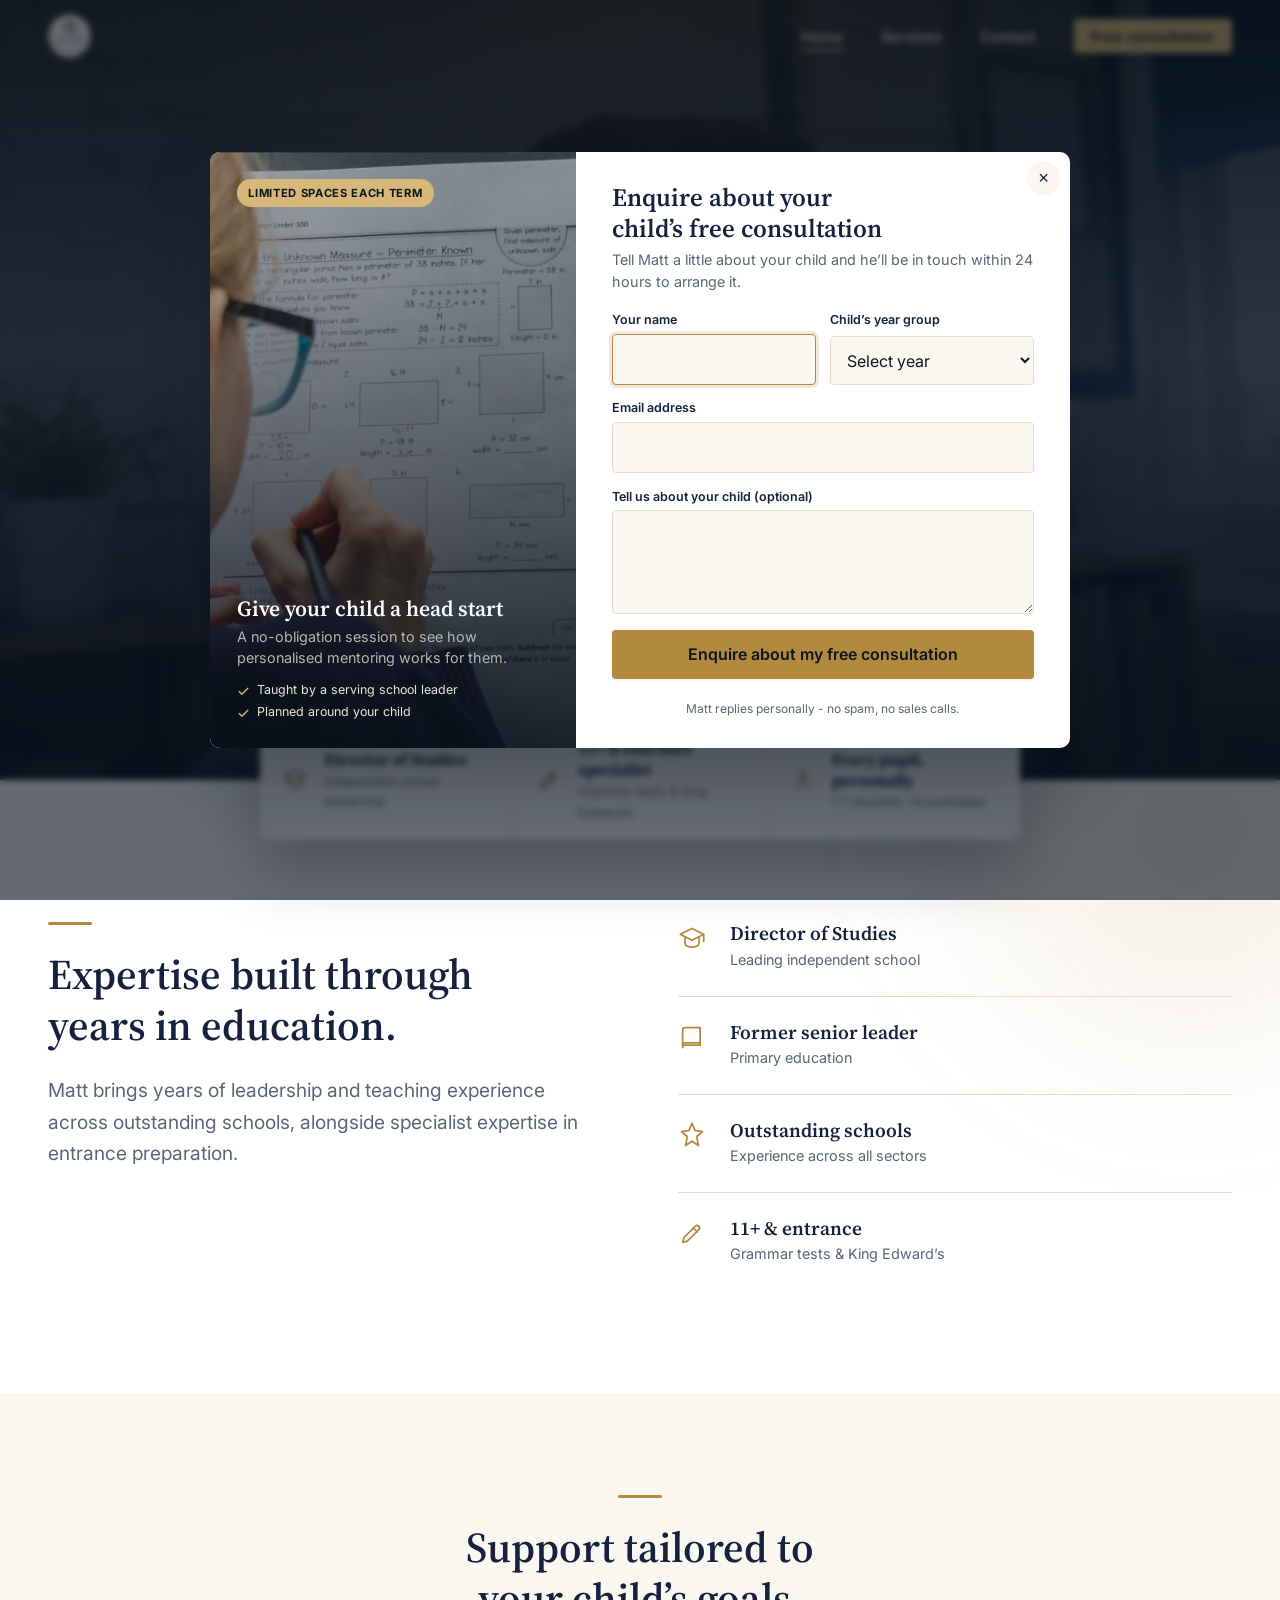
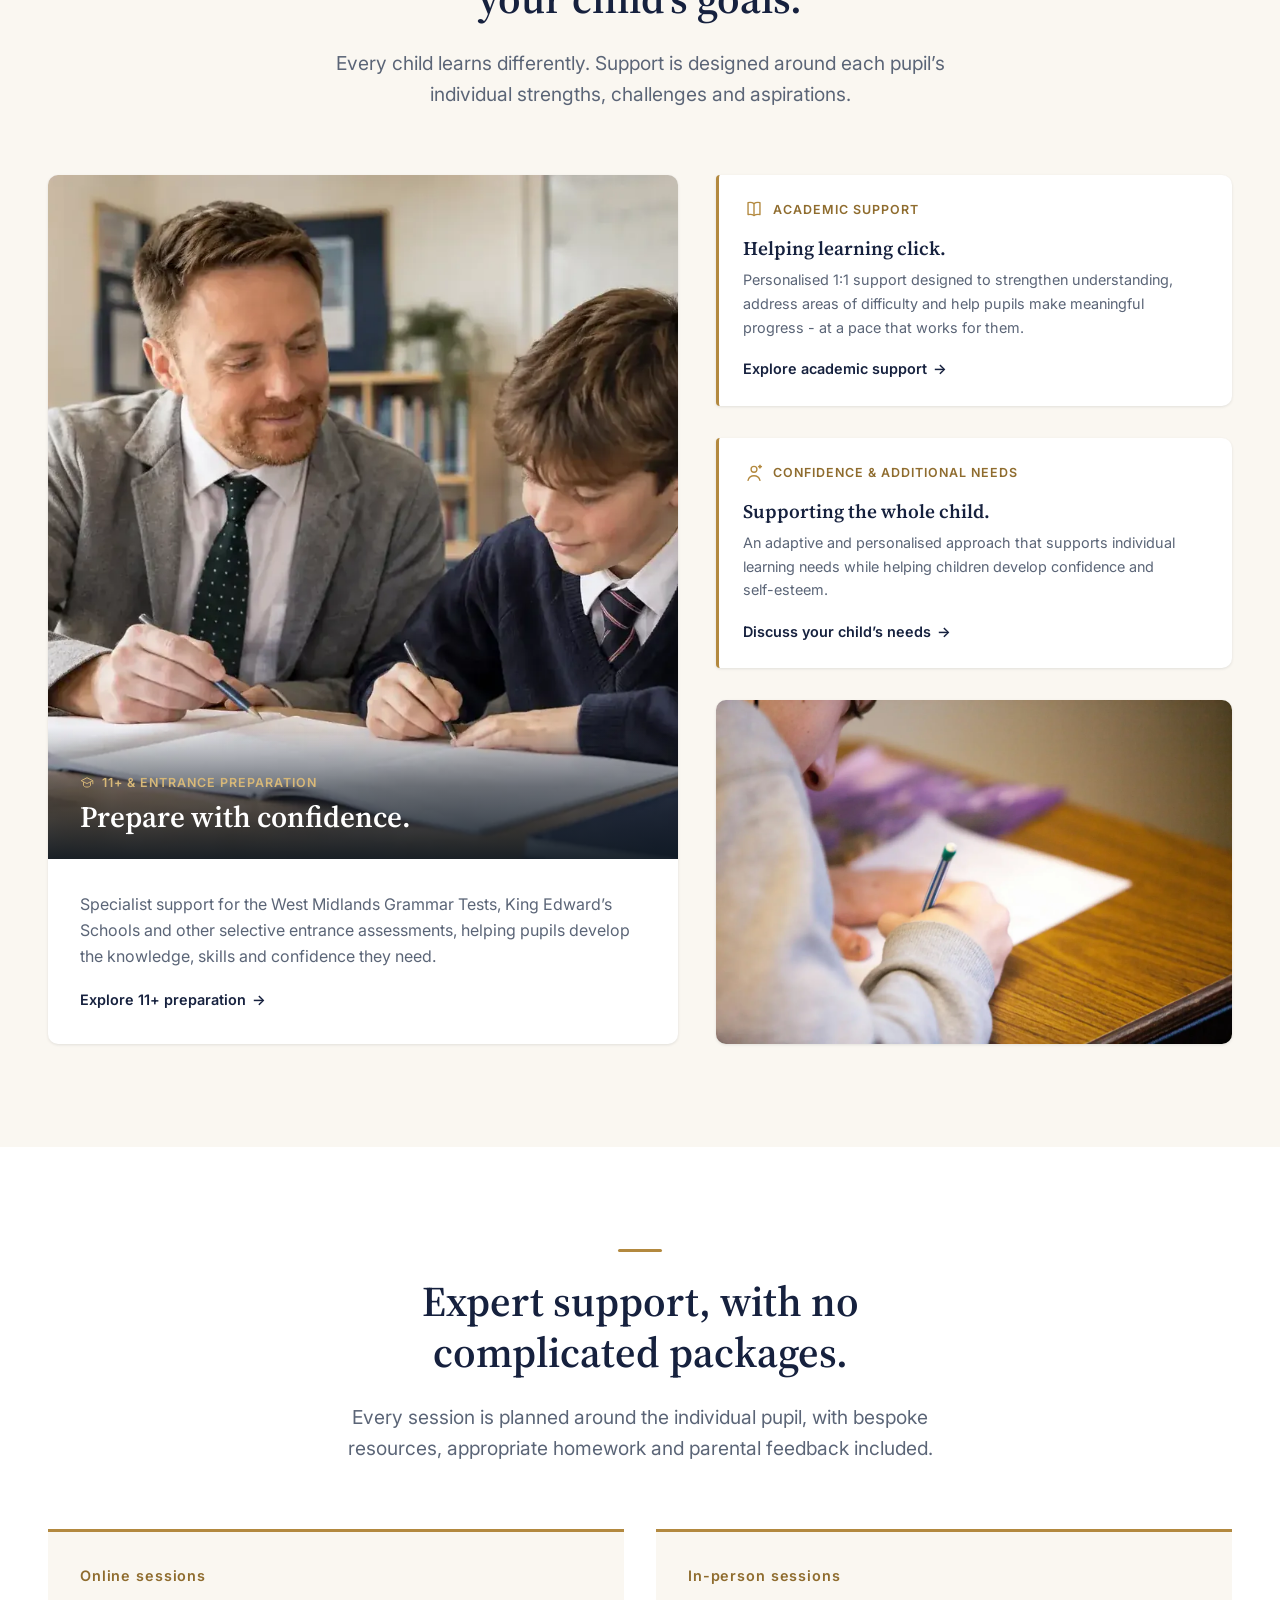
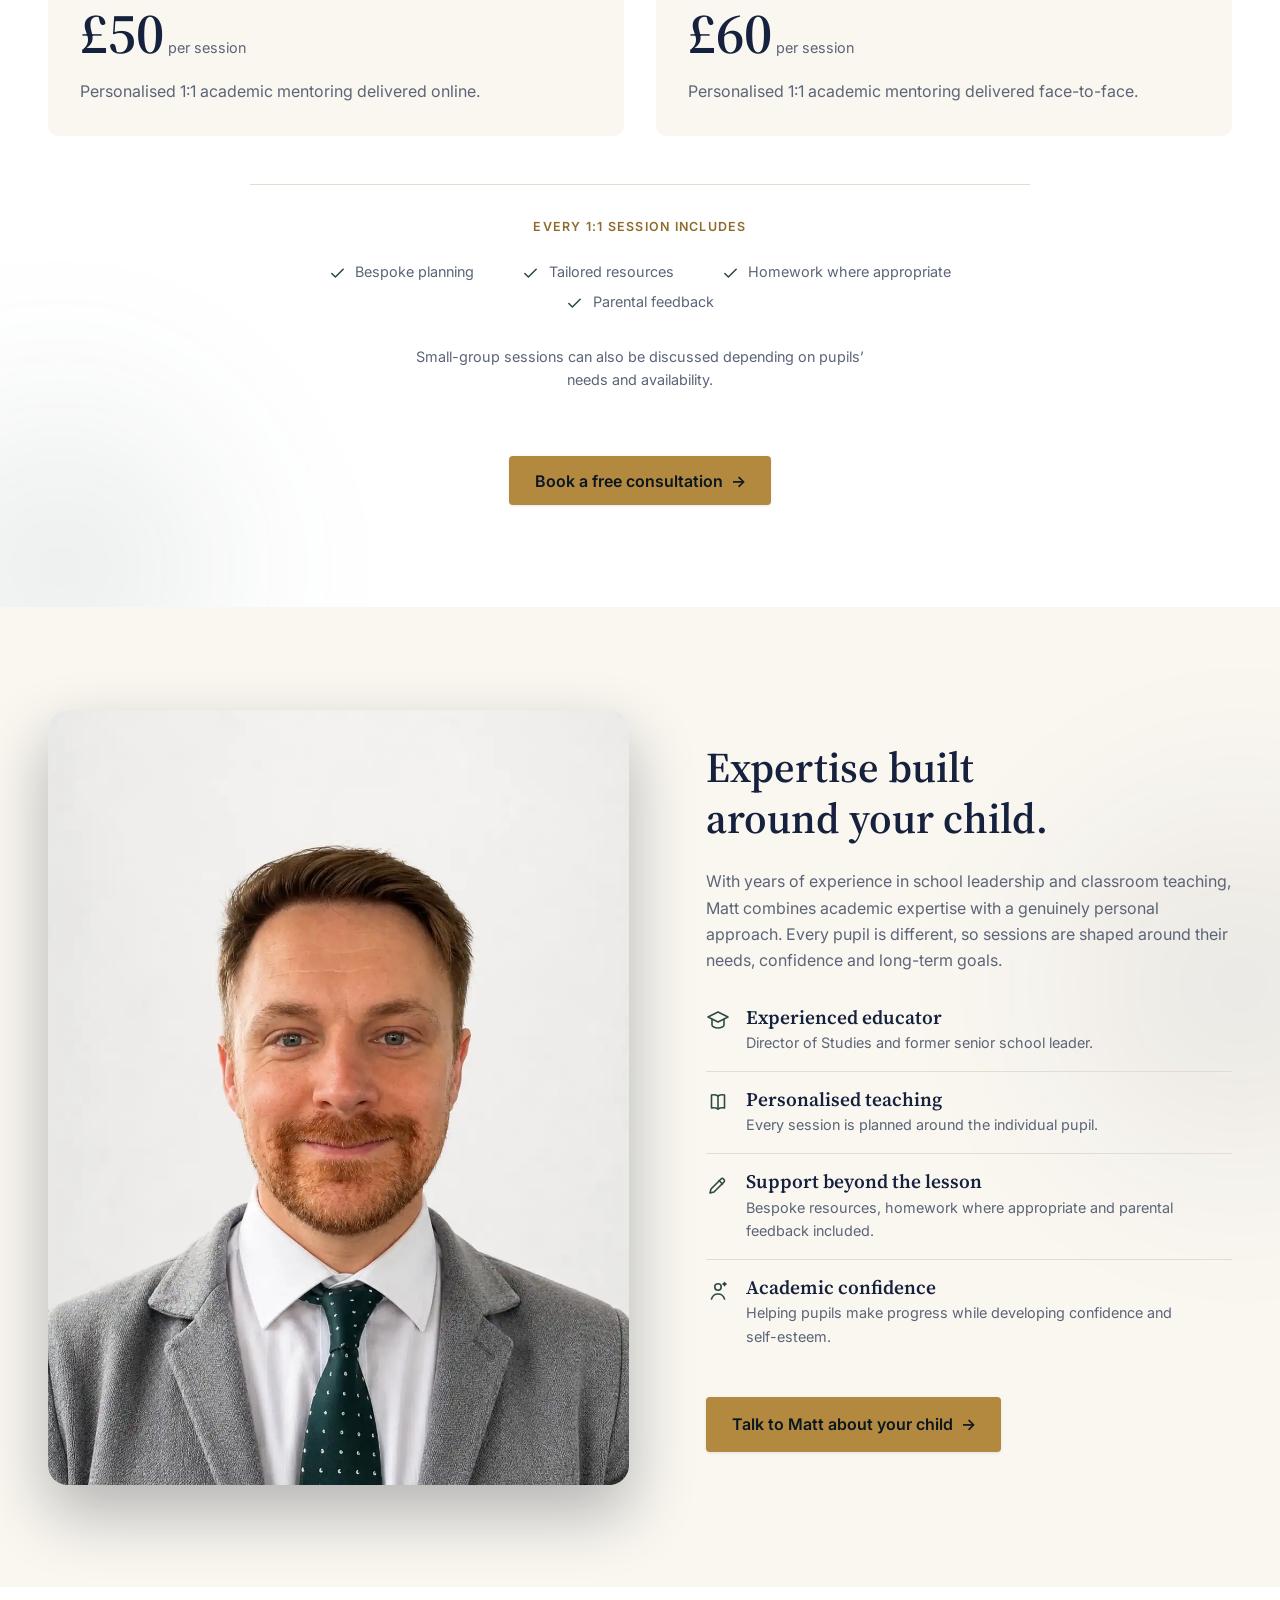
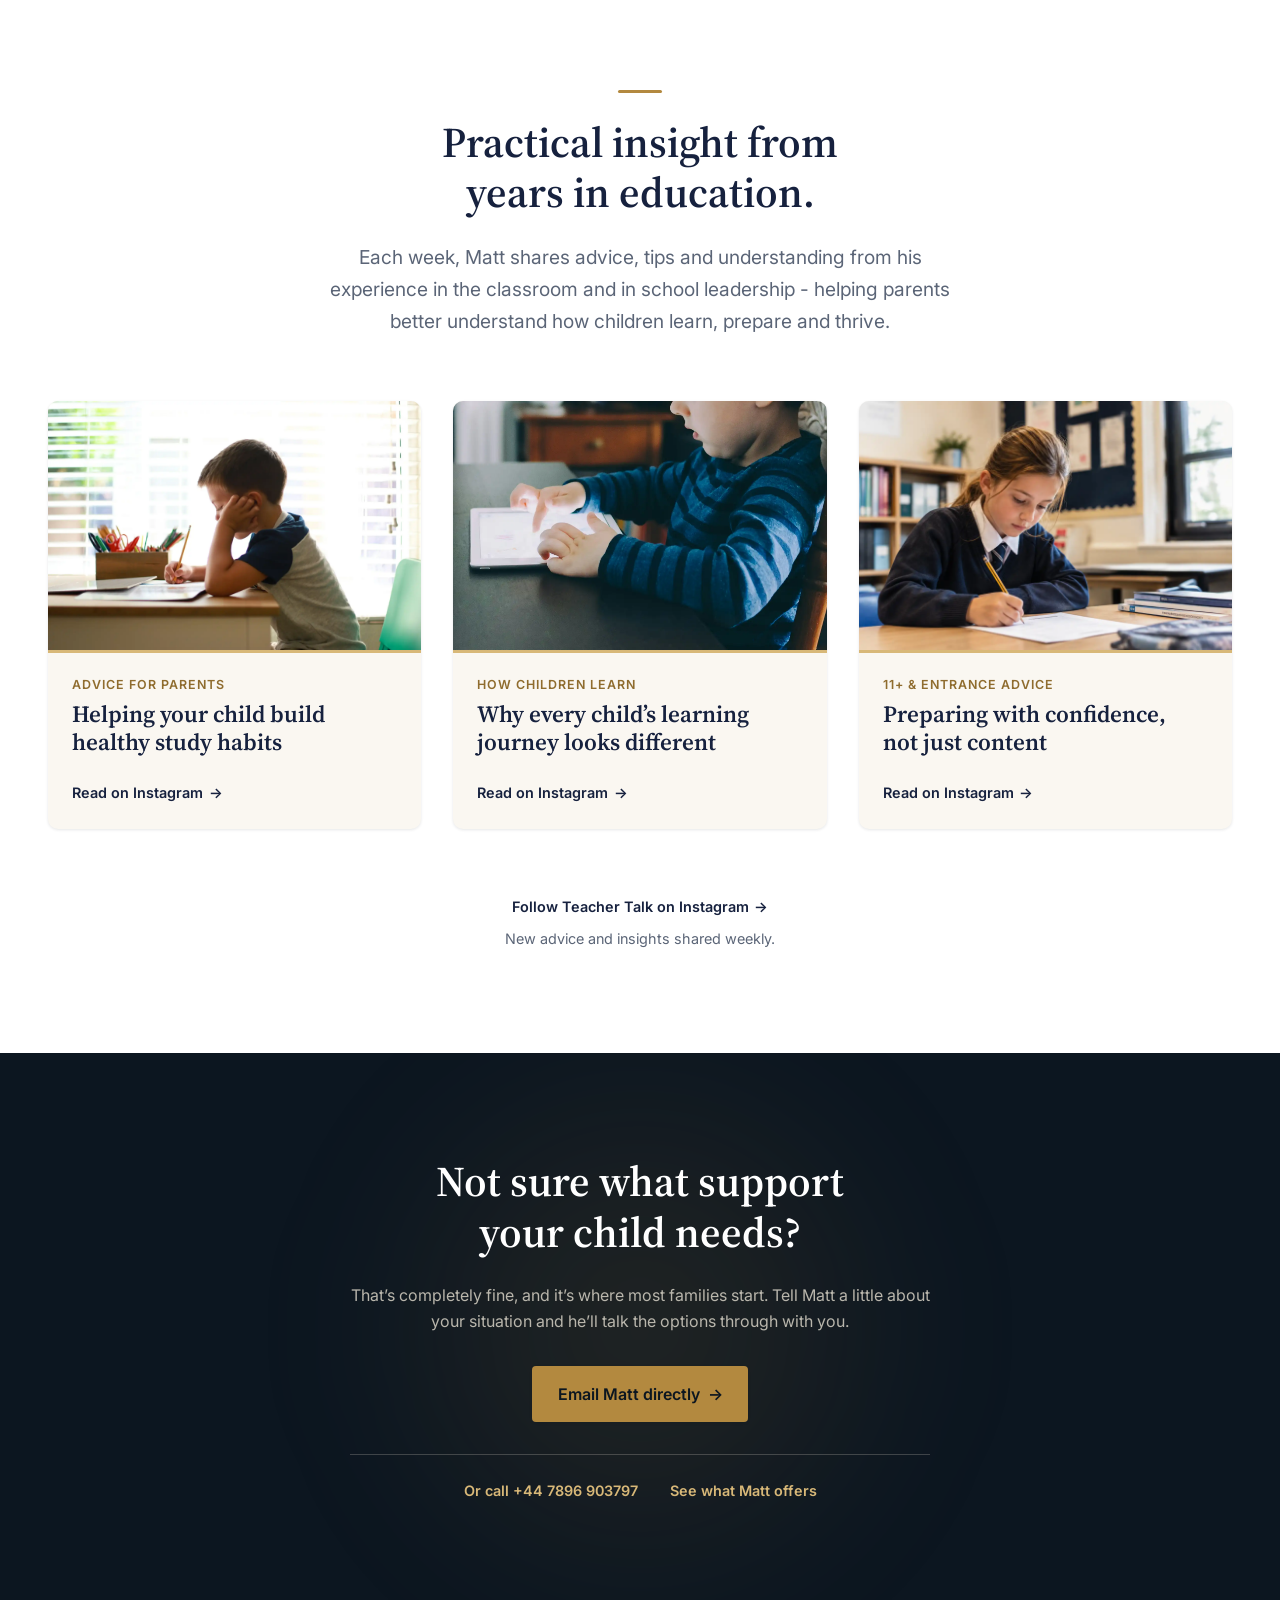
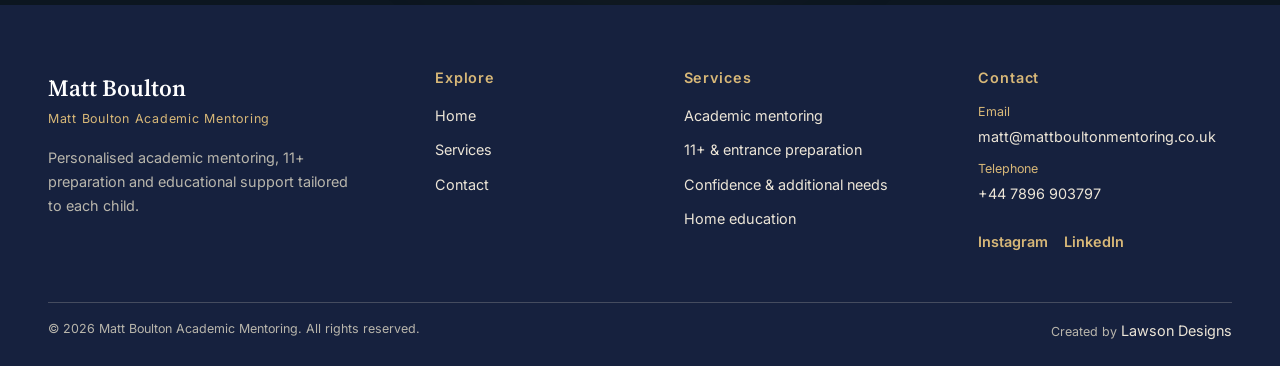
<file: index.html>
<!DOCTYPE html>
<html lang="en-GB">
<head>
  <meta charset="UTF-8">
  <meta name="viewport" content="width=device-width, initial-scale=1.0">
  <title>Matt Boulton Academic Mentoring | 1:1 tutoring and 11+ preparation</title>
  <meta name="description" content="Personalised 1:1 academic mentoring and 11+ preparation from Matt Boulton, an experienced school leader and teacher in the West Midlands.">
  <meta name="theme-color" content="#0c1620">
  <link rel="canonical" href="https://www.mattboultonmentoring.co.uk/">
  <meta property="og:type" content="website">
  <meta property="og:site_name" content="Matt Boulton Academic Mentoring">
  <meta property="og:title" content="Matt Boulton Academic Mentoring | 1:1 tutoring and 11+ preparation">
  <meta property="og:description" content="Personalised 1:1 academic mentoring and 11+ preparation from Matt Boulton in the West Midlands.">
  <meta property="og:url" content="https://www.mattboultonmentoring.co.uk/">
  <meta property="og:image" content="https://www.mattboultonmentoring.co.uk/assets/academic-mentoring-tutor-hero.webp">
  <meta name="twitter:card" content="summary_large_image">
  <meta name="twitter:title" content="Matt Boulton Academic Mentoring | 1:1 tutoring and 11+ preparation">
  <meta name="twitter:description" content="Personalised 1:1 academic mentoring and 11+ preparation from Matt Boulton in the West Midlands.">
  <meta name="twitter:image" content="https://www.mattboultonmentoring.co.uk/assets/academic-mentoring-tutor-hero.webp">
  <script type="application/ld+json">
  {
    "@context": "https://schema.org",
    "@type": "EducationalOrganization",
    "name": "Matt Boulton Academic Mentoring",
    "url": "https://www.mattboultonmentoring.co.uk/",
    "logo": "https://www.mattboultonmentoring.co.uk/assets/mr-b-academic-mentoring-logo.webp",
    "email": "matt@mattboultonmentoring.co.uk",
    "telephone": "+447896903797",
    "areaServed": "West Midlands",
    "sameAs": [
      "https://www.instagram.com/mrb_academic_mentoring/",
      "https://www.linkedin.com/in/matthew-boulton-7b339640"
    ]
  }
  </script>
  <link rel="icon" href="assets/mr-b-academic-mentoring-logo.webp" type="image/webp">
  <link rel="preload" as="image" href="assets/academic-mentoring-tutor-hero.webp" fetchpriority="high">
  <link rel="preconnect" href="https://fonts.googleapis.com">
  <link rel="preconnect" href="https://fonts.gstatic.com" crossorigin>
  <link rel="stylesheet" href="styles.css">
  <link rel="stylesheet" href="https://fonts.googleapis.com/css2?family=Inter:wght@400;500;600&family=Source+Serif+4:opsz,wght@8..60,400;8..60,600&display=swap" media="print" onload="this.media='all'">
  <noscript><link rel="stylesheet" href="https://fonts.googleapis.com/css2?family=Inter:wght@400;500;600&family=Source+Serif+4:opsz,wght@8..60,400;8..60,600&display=swap"></noscript>
</head>
<body>

<a href="#main-content" class="skip-link">Skip to content</a>

<header class="site-header" data-header>
  <div class="header-inner">
    <a href="index.html" class="logo-link">
      <img src="assets/mr-b-academic-mentoring-logo.webp" alt="Matt Boulton Academic Mentoring" class="site-logo" width="520" height="520">
    </a>

    <nav class="nav" id="primary-nav" aria-label="Main">
      <ul class="nav-list">
        <li><a href="index.html" class="nav-link" aria-current="page">Home</a></li>
        <li><a href="services.html" class="nav-link">Services</a></li>
        <li><a href="contact.html" class="nav-link">Contact</a></li>
        <li><button type="button" class="nav-cta" data-lead-open>Free consultation</button></li>
      </ul>
    </nav>

    <button type="button" class="nav-toggle" id="nav-toggle" aria-expanded="false" aria-controls="primary-nav" aria-label="Open menu">
      <span class="nav-toggle-bar"></span>
      <span class="nav-toggle-bar"></span>
      <span class="nav-toggle-bar"></span>
    </button>
  </div>
</header>

<main id="main-content">

  <!-- Hero -->
  <section class="hero" id="hero">
    <div class="container">
      <div class="hero-content">
        <span class="hero-kicker">Matt Boulton Academic Mentoring &middot; West Midlands &middot; Primary Education Specialist</span>
        <h1>Expert tutoring from an experienced school leader</h1>
        <p>Helping children build confidence, strengthen their academic skills and achieve their ambitions - from 11+ preparation to personalised 1:1 support.</p>
        <div class="hero-actions">
          <button type="button" class="btn" data-lead-open>Enquire about a free consultation <span class="btn-arrow" aria-hidden="true">&rarr;</span></button>
          <a href="#services" class="btn btn-ghost">See how it works</a>
        </div>
      </div>
    </div>

    <div class="hero-chip">
      <div class="hero-chip-item">
        <svg class="hero-chip-icon" viewBox="0 0 24 24" aria-hidden="true"><path d="M12 3 2 8l10 5 10-5-10-5Z"/><path d="M6 10.5V16c0 1.5 2.7 3 6 3s6-1.5 6-3v-5.5"/></svg>
        <div class="hero-chip-text"><strong>Director of Studies</strong><span>Independent school leadership</span></div>
      </div>
      <div class="hero-chip-item">
        <svg class="hero-chip-icon" viewBox="0 0 24 24" aria-hidden="true"><path d="M4 20l1-4L15 6a1.8 1.8 0 0 1 2.5 0l.5.5a1.8 1.8 0 0 1 0 2.5L8 19l-4 1Z"/><path d="M13 7.5 16.5 11"/></svg>
        <div class="hero-chip-text"><strong>11+ &amp; entrance specialist</strong><span>Grammar tests &amp; King Edward&rsquo;s</span></div>
      </div>
      <div class="hero-chip-item">
        <svg class="hero-chip-icon" viewBox="0 0 24 24" aria-hidden="true"><circle cx="12" cy="8" r="3.2"/><path d="M5.5 20c1-3.5 4-5 6.5-5s5.5 1.5 6.5 5"/></svg>
        <div class="hero-chip-text"><strong>Every pupil, personally</strong><span>1:1 sessions, no packages</span></div>
      </div>
    </div>
  </section>

  <!-- Credibility -->
  <section class="section white credibility" id="credibility">
    <span class="shape" aria-hidden="true"></span>
    <div class="container credibility-grid">
      <div class="section-head" data-reveal>
        <span class="rule" aria-hidden="true"></span>
        <h2>Expertise built through years in education.</h2>
        <p>Matt brings years of leadership and teaching experience across outstanding schools, alongside specialist expertise in entrance preparation.</p>
      </div>

      <div class="credentials" data-reveal style="--reveal-delay:0.12s">
        <div class="credential">
          <svg class="credential-icon" viewBox="0 0 24 24" aria-hidden="true"><path d="M12 3 2 8l10 5 10-5-10-5Z"/><path d="M6 10.5V16c0 1.5 2.7 3 6 3s6-1.5 6-3v-5.5"/><path d="M22 8v6"/></svg>
          <div>
            <h3 class="credential-title">Director of Studies</h3>
            <p class="credential-detail">Leading independent school</p>
          </div>
        </div>
        <div class="credential">
          <svg class="credential-icon" viewBox="0 0 24 24" aria-hidden="true"><path d="M4 19V6a2 2 0 0 1 2-2h13v15H6a2 2 0 0 0-2 2Z"/><path d="M19 17H6a2 2 0 0 0-2 2"/></svg>
          <div>
            <h3 class="credential-title">Former senior leader</h3>
            <p class="credential-detail">Primary education</p>
          </div>
        </div>
        <div class="credential">
          <svg class="credential-icon" viewBox="0 0 24 24" aria-hidden="true"><path d="m12 2 2.7 6.3L21 9l-5 4.5L17.5 21 12 17.3 6.5 21 8 13.5 3 9l6.3-.7Z"/></svg>
          <div>
            <h3 class="credential-title">Outstanding schools</h3>
            <p class="credential-detail">Experience across all sectors</p>
          </div>
        </div>
        <div class="credential">
          <svg class="credential-icon" viewBox="0 0 24 24" aria-hidden="true"><path d="M4 20l1-4L15 6a1.8 1.8 0 0 1 2.5 0l.5.5a1.8 1.8 0 0 1 0 2.5L8 19l-4 1Z"/><path d="M13 7.5 16.5 11"/></svg>
          <div>
            <h3 class="credential-title">11+ &amp; entrance</h3>
            <p class="credential-detail">Grammar tests &amp; King Edward&rsquo;s</p>
          </div>
        </div>
      </div>
    </div>
  </section>

  <!-- Support -->
  <section class="section cream help" id="services">
    <div class="container">
      <div class="section-head centered" data-reveal>
        <span class="rule" aria-hidden="true"></span>
        <h2>Support tailored to your child&rsquo;s goals.</h2>
        <p>Every child learns differently. Support is designed around each pupil&rsquo;s individual strengths, challenges and aspirations.</p>
      </div>

      <div class="help-grid">
        <article class="help-feature" data-reveal>
          <div class="help-feature-media">
            <img src="assets/tutor-and-pupil-studying-together.webp" alt="A pupil working through 11+ practice questions" loading="lazy">
            <div class="help-feature-overlay">
              <span class="tag">
                <svg class="tag-icon" width="14" height="14" viewBox="0 0 24 24" aria-hidden="true"><path d="M12 3 2 8l10 5 10-5-10-5Z"/><path d="M6 10.5V16c0 1.5 2.7 3 6 3s6-1.5 6-3v-5.5"/><path d="M22 8v6"/></svg>
                11+ &amp; entrance preparation
              </span>
              <h3>Prepare with confidence.</h3>
            </div>
          </div>
          <div class="help-feature-body">
            <p>Specialist support for the West Midlands Grammar Tests, King Edward&rsquo;s Schools and other selective entrance assessments, helping pupils develop the knowledge, skills and confidence they need.</p>
            <a href="services.html#entrance" class="help-link">Explore 11+ preparation <span class="link-arrow" aria-hidden="true">&rarr;</span></a>
          </div>
        </article>

        <div class="help-secondary" data-reveal style="--reveal-delay:0.1s">
          <article class="help-item">
            <div class="help-item-meta">
              <svg class="help-icon" viewBox="0 0 24 24" aria-hidden="true"><path d="M12 5c-1.8-1.2-4.2-1.5-6.5-1v13c2.3-.5 4.7-.2 6.5 1 1.8-1.2 4.2-1.5 6.5-1V4c-2.3-.5-4.7-.2-6.5 1Z"/><path d="M12 5v13"/></svg>
              <span class="tag">Academic support</span>
            </div>
            <h3>Helping learning click.</h3>
            <p>Personalised 1:1 support designed to strengthen understanding, address areas of difficulty and help pupils make meaningful progress - at a pace that works for them.</p>
            <a href="services.html#mentoring" class="help-link">Explore academic support <span class="link-arrow" aria-hidden="true">&rarr;</span></a>
          </article>

          <article class="help-item">
            <div class="help-item-meta">
              <svg class="help-icon" viewBox="0 0 24 24" aria-hidden="true"><circle cx="12" cy="8" r="3.2"/><path d="M5.5 20c1-3.5 4-5 6.5-5s5.5 1.5 6.5 5"/><path d="m18.5 3.5.5 1.1 1.1.4-1.1.5-.5 1.1-.4-1.1-1.1-.5 1.1-.4Z"/></svg>
              <span class="tag">Confidence &amp; additional needs</span>
            </div>
            <h3>Supporting the whole child.</h3>
            <p>An adaptive and personalised approach that supports individual learning needs while helping children develop confidence and self-esteem.</p>
            <a href="services.html#confidence" class="help-link">Discuss your child&rsquo;s needs <span class="link-arrow" aria-hidden="true">&rarr;</span></a>
          </article>

          <figure class="help-secondary-media">
            <img src="assets/one-to-one-tutoring-session-thumbnail.webp" alt="A focused, personalised mentoring session in progress" loading="lazy">
          </figure>
        </div>
      </div>
    </div>
  </section>

  <!-- Pricing -->
  <section class="section white pricing" id="pricing">
    <span class="shape" aria-hidden="true"></span>
    <div class="container">
      <div class="section-head centered" data-reveal>
        <span class="rule" aria-hidden="true"></span>
        <h2>Expert support, with no complicated packages.</h2>
        <p>Every session is planned around the individual pupil, with bespoke resources, appropriate homework and parental feedback included.</p>
      </div>

      <div class="pricing-panels" data-reveal>
        <div class="pricing-panel">
          <span class="pricing-label">Online sessions</span>
          <p class="pricing-price"><span class="pricing-amount">&pound;50</span><span class="pricing-unit">per session</span></p>
          <p class="pricing-desc">Personalised 1:1 academic mentoring delivered online.</p>
        </div>
        <div class="pricing-panel">
          <span class="pricing-label">In-person sessions</span>
          <p class="pricing-price"><span class="pricing-amount">&pound;60</span><span class="pricing-unit">per session</span></p>
          <p class="pricing-desc">Personalised 1:1 academic mentoring delivered face-to-face.</p>
        </div>
      </div>

      <div class="pricing-includes">
        <span class="checklist-label">Every 1:1 session includes</span>
        <ul class="checklist">
          <li><svg viewBox="0 0 24 24" aria-hidden="true"><polyline points="20 6 9 17 4 12"/></svg>Bespoke planning</li>
          <li><svg viewBox="0 0 24 24" aria-hidden="true"><polyline points="20 6 9 17 4 12"/></svg>Tailored resources</li>
          <li><svg viewBox="0 0 24 24" aria-hidden="true"><polyline points="20 6 9 17 4 12"/></svg>Homework where appropriate</li>
          <li><svg viewBox="0 0 24 24" aria-hidden="true"><polyline points="20 6 9 17 4 12"/></svg>Parental feedback</li>
        </ul>
      </div>

      <p class="pricing-note">Small-group sessions can also be discussed depending on pupils&rsquo; needs and availability.</p>

      <div class="section-cta">
        <button type="button" class="btn" data-lead-open>Book a free consultation <span class="btn-arrow" aria-hidden="true">&rarr;</span></button>
      </div>
    </div>
  </section>

  <!-- Why families choose Matt -->
  <section class="section cream trust" id="trust">
    <span class="shape" aria-hidden="true"></span>
    <div class="container split wide-content">
      <figure class="split-media trust-media" data-reveal>
        <img src="assets/matt-boulton-tutor-headshot.webp" alt="Matt working with a pupil in a teaching setting" loading="lazy">
      </figure>

      <div class="split-content" data-reveal style="--reveal-delay:0.1s">
        <h2>Expertise built around your child.</h2>
        <p>With years of experience in school leadership and classroom teaching, Matt combines academic expertise with a genuinely personal approach. Every pupil is different, so sessions are shaped around their needs, confidence and long-term goals.</p>

        <ul class="trust-points">
          <li class="trust-point">
            <svg class="trust-icon" viewBox="0 0 24 24" aria-hidden="true"><path d="M12 3 2 8l10 5 10-5-10-5Z"/><path d="M6 10.5V16c0 1.5 2.7 3 6 3s6-1.5 6-3v-5.5"/></svg>
            <div>
              <h3>Experienced educator</h3>
              <p>Director of Studies and former senior school leader.</p>
            </div>
          </li>
          <li class="trust-point">
            <svg class="trust-icon" viewBox="0 0 24 24" aria-hidden="true"><path d="M12 5c-1.8-1.2-4.2-1.5-6.5-1v13c2.3-.5 4.7-.2 6.5 1 1.8-1.2 4.2-1.5 6.5-1V4c-2.3-.5-4.7-.2-6.5 1Z"/><path d="M12 5v13"/></svg>
            <div>
              <h3>Personalised teaching</h3>
              <p>Every session is planned around the individual pupil.</p>
            </div>
          </li>
          <li class="trust-point">
            <svg class="trust-icon" viewBox="0 0 24 24" aria-hidden="true"><path d="M4 20l1-4L15 6a1.8 1.8 0 0 1 2.5 0l.5.5a1.8 1.8 0 0 1 0 2.5L8 19l-4 1Z"/><path d="M13 7.5 16.5 11"/></svg>
            <div>
              <h3>Support beyond the lesson</h3>
              <p>Bespoke resources, homework where appropriate and parental feedback included.</p>
            </div>
          </li>
          <li class="trust-point">
            <svg class="trust-icon" viewBox="0 0 24 24" aria-hidden="true"><circle cx="12" cy="8" r="3.2"/><path d="M5.5 20c1-3.5 4-5 6.5-5s5.5 1.5 6.5 5"/><path d="m18.5 3.5.5 1.1 1.1.4-1.1.5-.5 1.1-.4-1.1-1.1-.5 1.1-.4Z"/></svg>
            <div>
              <h3>Academic confidence</h3>
              <p>Helping pupils make progress while developing confidence and self-esteem.</p>
            </div>
          </li>
        </ul>

        <a href="contact.html" class="btn">Talk to Matt about your child <span class="btn-arrow" aria-hidden="true">&rarr;</span></a>
      </div>
    </div>
  </section>

  <!-- Teacher Talk -->
  <section class="section white" id="teacher-talk">
    <div class="container">
      <div class="section-head centered" data-reveal>
        <span class="rule" aria-hidden="true"></span>
        <h2>Practical insight from years in education.</h2>
        <p>Each week, Matt shares advice, tips and understanding from his experience in the classroom and in school leadership - helping parents better understand how children learn, prepare and thrive.</p>
      </div>

      <div class="card-grid" data-reveal style="--reveal-delay:0.1s">
        <article class="card">
          <div class="card-media">
            <img src="assets/healthy-study-habits-tips.webp" alt="A pupil building strong study habits" loading="lazy">
          </div>
          <div class="card-body">
            <span class="tag">Advice for parents</span>
            <h3>Helping your child build healthy study habits</h3>
            <a href="https://www.instagram.com/mrb_academic_mentoring/" class="help-link" target="_blank" rel="noopener noreferrer">Read on Instagram <span class="link-arrow" aria-hidden="true">&rarr;</span></a>
          </div>
        </article>

        <article class="card">
          <div class="card-media">
            <img src="assets/personalised-online-tutoring-ipad.webp" alt="A pupil engaged in personalised learning" loading="lazy">
          </div>
          <div class="card-body">
            <span class="tag">How children learn</span>
            <h3>Why every child&rsquo;s learning journey looks different</h3>
            <a href="https://www.instagram.com/mrb_academic_mentoring/" class="help-link" target="_blank" rel="noopener noreferrer">Read on Instagram <span class="link-arrow" aria-hidden="true">&rarr;</span></a>
          </div>
        </article>

        <article class="card">
          <div class="card-media">
            <img src="assets/11-plus-exam-preparation.webp" alt="A pupil working through 11+ practice questions" loading="lazy">
          </div>
          <div class="card-body">
            <span class="tag">11+ &amp; entrance advice</span>
            <h3>Preparing with confidence, not just content</h3>
            <a href="https://www.instagram.com/mrb_academic_mentoring/" class="help-link" target="_blank" rel="noopener noreferrer">Read on Instagram <span class="link-arrow" aria-hidden="true">&rarr;</span></a>
          </div>
        </article>
      </div>

      <div class="teacher-talk-cta">
        <a href="https://www.instagram.com/mrb_academic_mentoring/" class="help-link" target="_blank" rel="noopener noreferrer">Follow Teacher Talk on Instagram <span class="link-arrow" aria-hidden="true">&rarr;</span></a>
        <p class="teacher-talk-note">New advice and insights shared weekly.</p>
      </div>
    </div>
  </section>

  <!-- Enquiry -->
  <section class="section navy enquiry" id="contact">
    <span class="shape" aria-hidden="true"></span>
    <div class="container enquiry-inner">
      <span class="rule" aria-hidden="true"></span>
      <h2>Not sure what support your child needs?</h2>
      <p>That&rsquo;s completely fine, and it&rsquo;s where most families start. Tell Matt a little about your situation and he&rsquo;ll talk the options through with you.</p>
      <a href="mailto:matt@mattboultonmentoring.co.uk" class="btn">Email Matt directly <span class="btn-arrow" aria-hidden="true">&rarr;</span></a>
      <div class="enquiry-direct">
        <a href="tel:+447896903797">Or call +44 7896 903797</a>
        <a href="services.html">See what Matt offers</a>
      </div>
    </div>
  </section>

</main>

<footer class="footer">
  <div class="container footer-main">
    <div class="footer-brand">
      <a href="index.html" class="footer-brand-name">Matt Boulton</a>
      <span class="footer-brand-business">Matt Boulton Academic Mentoring</span>
      <p>Personalised academic mentoring, 11+ preparation and educational support tailored to each child.</p>
    </div>

    <nav class="footer-nav" aria-label="Explore">
      <h2 class="footer-heading">Explore</h2>
      <ul class="footer-links">
        <li><a href="index.html">Home</a></li>
        <li><a href="services.html">Services</a></li>
        <li><a href="contact.html">Contact</a></li>
      </ul>
    </nav>

    <nav class="footer-nav" aria-label="Services">
      <h2 class="footer-heading">Services</h2>
      <ul class="footer-links">
        <li><a href="services.html#mentoring">Academic mentoring</a></li>
        <li><a href="services.html#entrance">11+ &amp; entrance preparation</a></li>
        <li><a href="services.html#confidence">Confidence &amp; additional needs</a></li>
        <li><a href="services.html#home-education">Home education</a></li>
      </ul>
    </nav>

    <div class="footer-contact">
      <h2 class="footer-heading">Contact</h2>
      <address>
        <span>Email</span>
        <a href="mailto:matt@mattboultonmentoring.co.uk">matt@mattboultonmentoring.co.uk</a>
        <span>Telephone</span>
        <a href="tel:+447896903797">+44 7896 903797</a>
      </address>
      <div class="footer-social">
        <a href="https://www.instagram.com/mrb_academic_mentoring/" target="_blank" rel="noopener noreferrer">Instagram</a>
        <a href="https://www.linkedin.com/in/matthew-boulton-7b339640?utm_source=share_via&amp;utm_content=profile&amp;utm_medium=member_ios" target="_blank" rel="noopener noreferrer">LinkedIn</a>
      </div>
    </div>
  </div>

  <div class="container footer-bottom">
    <p>&copy; 2026 Matt Boulton Academic Mentoring. All rights reserved.</p>
    <p>Created by <a href="https://lawsondesigns.net/" target="_blank" rel="noopener noreferrer">Lawson Designs</a></p>
  </div>
</footer>

<!-- Lead-capture popup -->
<div class="lead-overlay" id="lead-overlay" role="dialog" aria-modal="true" aria-labelledby="lead-heading">
  <div class="lead-modal">
    <button type="button" class="lead-close" id="lead-close" aria-label="Close">&times;</button>

    <div class="lead-visual">
      <span class="lead-badge">Limited spaces each term</span>
      <h3>Give your child a head start</h3>
      <p>A no-obligation session to see how personalised mentoring works for them.</p>
      <ul class="lead-points">
        <li><svg viewBox="0 0 24 24" aria-hidden="true"><polyline points="20 6 9 17 4 12"/></svg>Taught by a serving school leader</li>
        <li><svg viewBox="0 0 24 24" aria-hidden="true"><polyline points="20 6 9 17 4 12"/></svg>Planned around your child</li>
      </ul>
    </div>

    <div class="lead-panel" id="lead-panel">
      <h2 id="lead-heading">Enquire about your child&rsquo;s free consultation</h2>
      <p>Tell Matt a little about your child and he&rsquo;ll be in touch within 24 hours to arrange it.</p>

      <form class="lead-form" id="lead-form" novalidate>
        <div class="lead-row">
          <div class="lead-field">
            <label for="lead-name">Your name</label>
            <input type="text" id="lead-name" name="name" autocomplete="name" required>
          </div>
          <div class="lead-field">
            <label for="lead-year">Child&rsquo;s year group</label>
            <select id="lead-year" name="year_group" required>
              <option value="" disabled selected>Select year</option>
              <option>Reception</option>
              <option>Year 1</option>
              <option>Year 2</option>
              <option>Year 3</option>
              <option>Year 4</option>
              <option>Year 5</option>
              <option>Year 6</option>
              <option>Key Stage 3</option>
              <option>Other</option>
            </select>
          </div>
        </div>

        <div class="lead-field">
          <label for="lead-email">Email address</label>
          <input type="email" id="lead-email" name="email" autocomplete="email" required>
        </div>

        <div class="lead-field">
          <label for="lead-child-details">Tell us about your child (optional)</label>
          <textarea id="lead-child-details" name="child_details" rows="3"></textarea>
        </div>

        <button type="submit" class="btn lead-submit">Enquire about my free consultation</button>
        <p class="lead-microcopy">Matt replies personally - no spam, no sales calls.</p>
      </form>

      <div class="lead-success" id="lead-success" role="status">
        <div class="lead-success-icon">
          <svg viewBox="0 0 24 24" aria-hidden="true"><polyline points="20 6 9 17 4 12"/></svg>
        </div>
        <h3>Thank you - that&rsquo;s sent.</h3>
        <p>Matt will email you within 24 hours to arrange your child&rsquo;s free consultation.</p>
      </div>
    </div>
  </div>
</div>

<button type="button" class="lead-tab" id="lead-tab">Enquire about a free consultation</button>

<script src="script.js"></script>
</body>
</html>
</file>
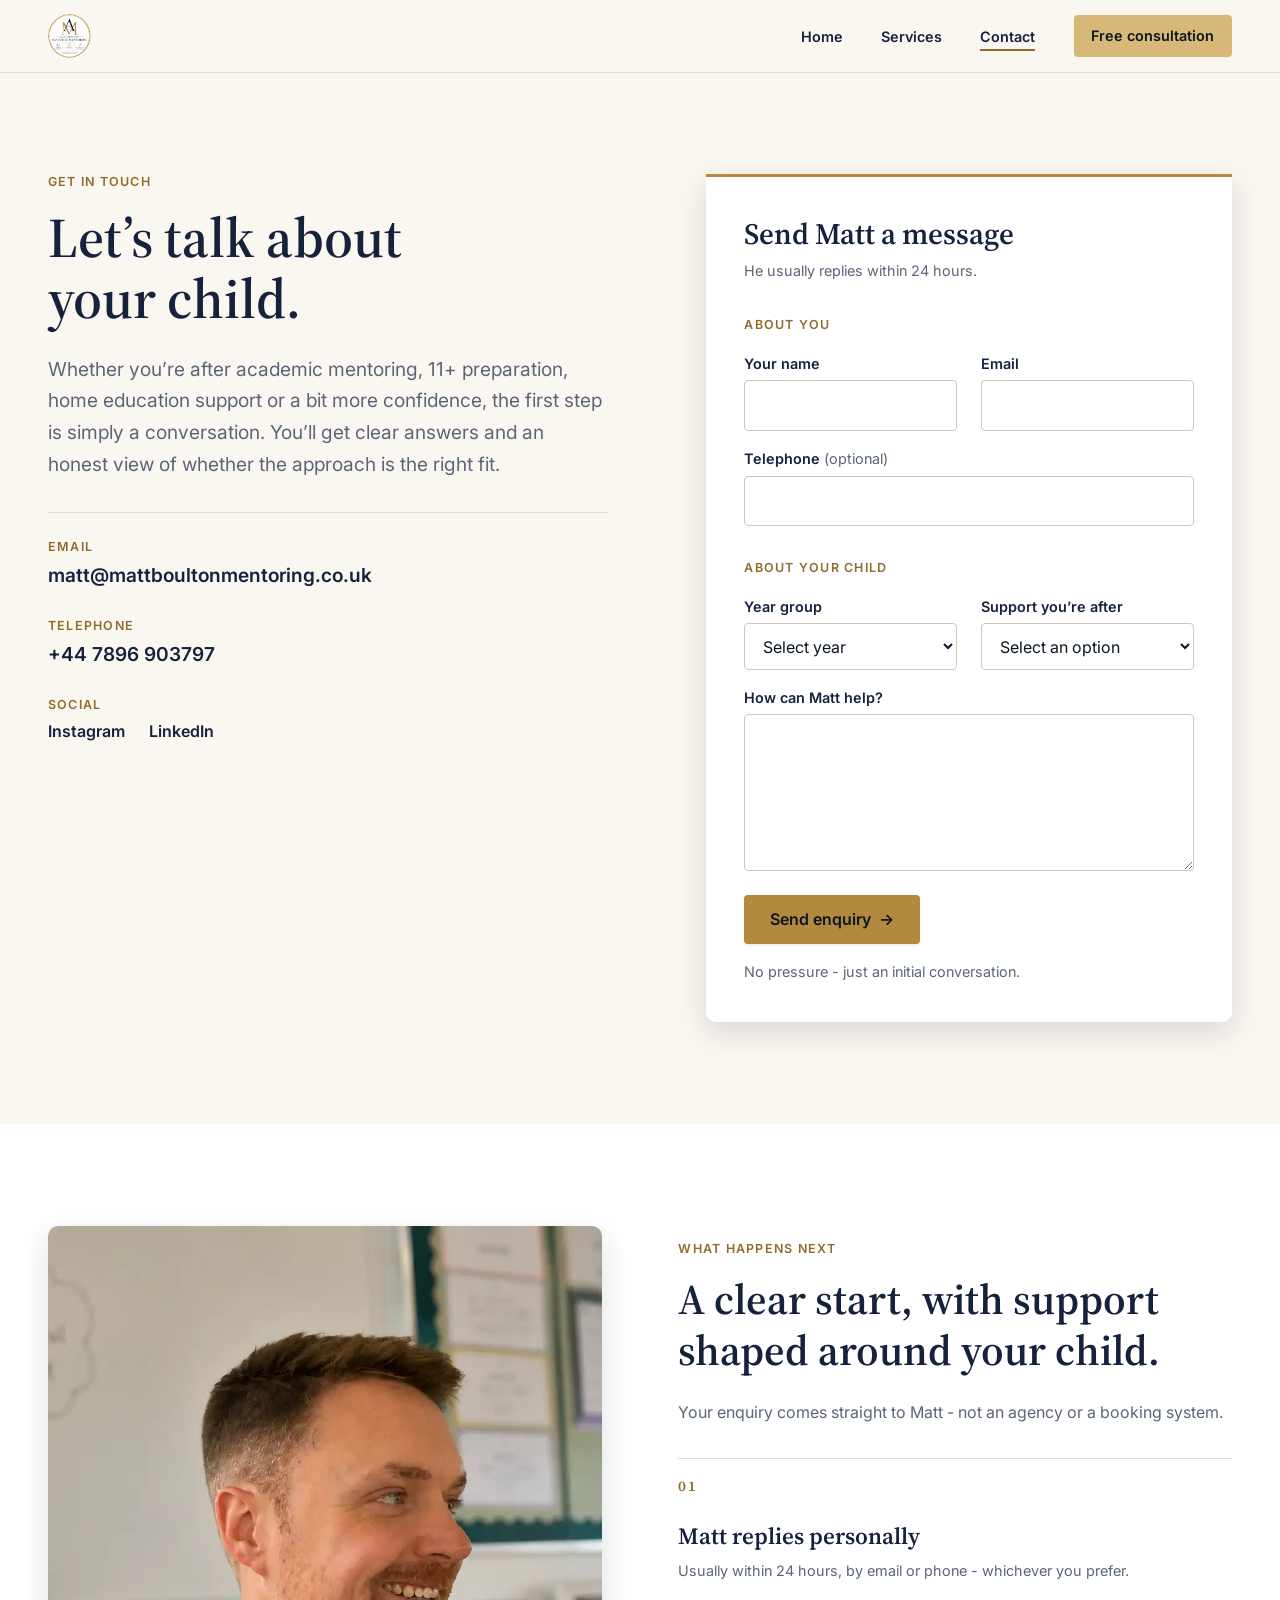
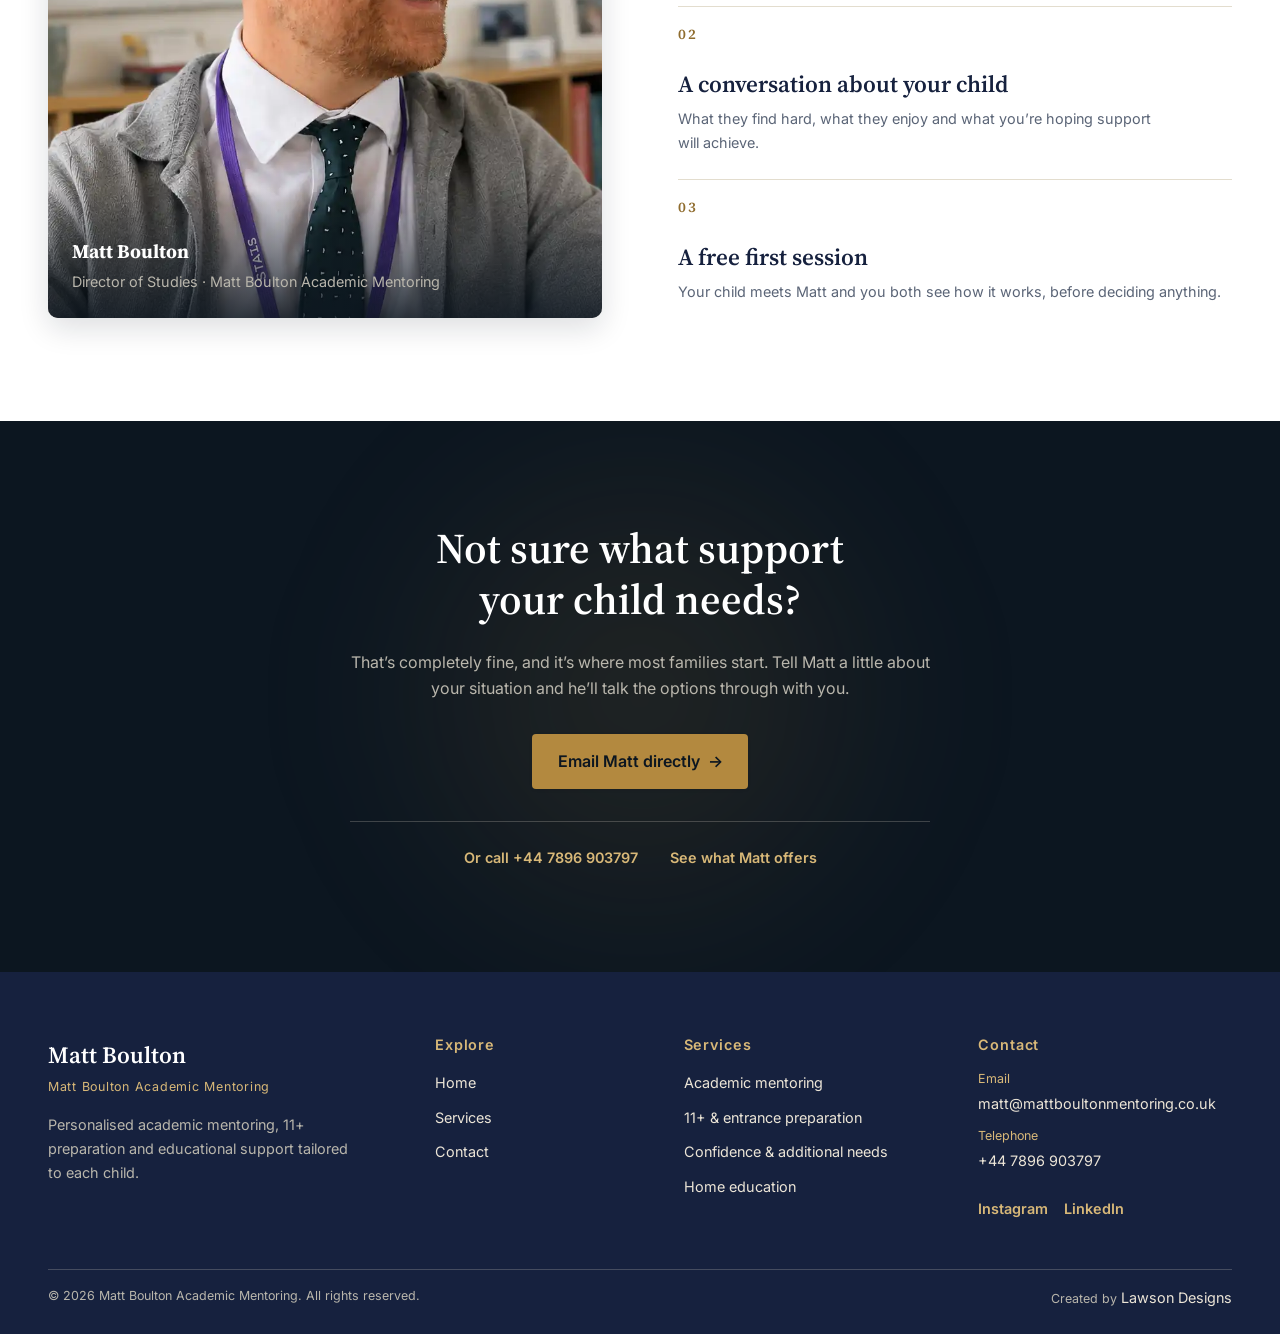
<file: contact.html>
<!DOCTYPE html>
<html lang="en-GB">
<head>
  <meta charset="UTF-8">
  <meta name="viewport" content="width=device-width, initial-scale=1.0">
  <title>Contact | Matt Boulton Academic Mentoring</title>
  <meta name="description" content="Get in touch with Matt Boulton to discuss academic mentoring, 11+ preparation, home education or additional learning support.">
  <meta name="theme-color" content="#0c1620">
  <link rel="canonical" href="https://www.mattboultonmentoring.co.uk/contact.html">
  <meta property="og:type" content="website">
  <meta property="og:site_name" content="Matt Boulton Academic Mentoring">
  <meta property="og:title" content="Contact | Matt Boulton Academic Mentoring">
  <meta property="og:description" content="Get in touch with Matt Boulton to discuss personalised academic mentoring and 11+ preparation.">
  <meta property="og:url" content="https://www.mattboultonmentoring.co.uk/contact.html">
  <meta property="og:image" content="https://www.mattboultonmentoring.co.uk/assets/academic-mentoring-tutor-hero.webp">
  <meta name="twitter:card" content="summary_large_image">
  <meta name="twitter:title" content="Contact | Matt Boulton Academic Mentoring">
  <meta name="twitter:description" content="Get in touch with Matt Boulton to discuss personalised academic mentoring and 11+ preparation.">
  <meta name="twitter:image" content="https://www.mattboultonmentoring.co.uk/assets/academic-mentoring-tutor-hero.webp">
  <link rel="icon" href="assets/mr-b-academic-mentoring-logo.webp" type="image/webp">
  <link rel="preconnect" href="https://fonts.googleapis.com">
  <link rel="preconnect" href="https://fonts.gstatic.com" crossorigin>
  <link rel="stylesheet" href="styles.css">
  <link rel="stylesheet" href="https://fonts.googleapis.com/css2?family=Inter:wght@400;500;600&family=Source+Serif+4:opsz,wght@8..60,400;8..60,600&display=swap" media="print" onload="this.media='all'">
  <noscript><link rel="stylesheet" href="https://fonts.googleapis.com/css2?family=Inter:wght@400;500;600&family=Source+Serif+4:opsz,wght@8..60,400;8..60,600&display=swap"></noscript>
</head>
<body class="light-header">

<a href="#main-content" class="skip-link">Skip to content</a>

<header class="site-header" data-header>
  <div class="header-inner">
    <a href="index.html" class="logo-link">
      <img src="assets/mr-b-academic-mentoring-logo.webp" alt="Matt Boulton Academic Mentoring" class="site-logo" width="520" height="520">
    </a>

    <nav class="nav" id="primary-nav" aria-label="Main">
      <ul class="nav-list">
        <li><a href="index.html" class="nav-link">Home</a></li>
        <li><a href="services.html" class="nav-link">Services</a></li>
        <li><a href="contact.html" class="nav-link" aria-current="page">Contact</a></li>
        <li><a href="#enquiry-form" class="nav-cta">Free consultation</a></li>
      </ul>
    </nav>

    <button type="button" class="nav-toggle" id="nav-toggle" aria-expanded="false" aria-controls="primary-nav" aria-label="Open menu">
      <span class="nav-toggle-bar"></span>
      <span class="nav-toggle-bar"></span>
      <span class="nav-toggle-bar"></span>
    </button>
  </div>
</header>

<main id="main-content">

  <!-- Hero + form -->
  <section class="section cream contact-hero" id="hero">
    <div class="container split media-right wide-content">
      <div class="split-content">
        <span class="kicker">Get in touch</span>
        <h1>Let&rsquo;s talk about your child.</h1>
        <p>Whether you&rsquo;re after academic mentoring, 11+ preparation, home education support or a bit more confidence, the first step is simply a conversation. You&rsquo;ll get clear answers and an honest view of whether the approach is the right fit.</p>

        <dl class="contact-direct">
          <div>
            <dt>Email</dt>
            <dd><a href="mailto:matt@mattboultonmentoring.co.uk">matt@mattboultonmentoring.co.uk</a></dd>
          </div>
          <div>
            <dt>Telephone</dt>
            <dd><a href="tel:+447896903797">+44 7896 903797</a></dd>
          </div>
          <div>
            <dt>Social</dt>
            <dd class="contact-social">
              <a href="https://www.instagram.com/mrb_academic_mentoring/" target="_blank" rel="noopener noreferrer">Instagram</a>
              <a href="https://www.linkedin.com/in/matthew-boulton-7b339640?utm_source=share_via&amp;utm_content=profile&amp;utm_medium=member_ios" target="_blank" rel="noopener noreferrer">LinkedIn</a>
            </dd>
          </div>
        </dl>
      </div>

      <div class="form-card" id="enquiry-form">
        <h2>Send Matt a message</h2>
        <p class="form-intro">He usually replies within 24 hours.</p>

        <form id="contact-form" novalidate>
          <fieldset class="field-group">
            <legend>About you</legend>
            <div class="field-row">
              <div class="field">
                <label for="contact-name">Your name</label>
                <input type="text" id="contact-name" name="name" autocomplete="name" required>
              </div>
              <div class="field">
                <label for="contact-email">Email</label>
                <input type="email" id="contact-email" name="email" autocomplete="email" required>
              </div>
              <div class="field full">
                <label for="contact-telephone">Telephone <span class="optional">(optional)</span></label>
                <input type="tel" id="contact-telephone" name="telephone" autocomplete="tel">
              </div>
            </div>
          </fieldset>

          <fieldset class="field-group">
            <legend>About your child</legend>
            <div class="field-row">
              <div class="field">
                <label for="contact-year">Year group</label>
                <select id="contact-year" name="year_group" required>
                  <option value="" disabled selected>Select year</option>
                  <option>Reception</option>
                  <option>Year 1</option>
                  <option>Year 2</option>
                  <option>Year 3</option>
                  <option>Year 4</option>
                  <option>Year 5</option>
                  <option>Year 6</option>
                  <option>Key Stage 3</option>
                  <option>Other</option>
                </select>
              </div>
              <div class="field">
                <label for="contact-support">Support you&rsquo;re after</label>
                <select id="contact-support" name="support" required>
                  <option value="" disabled selected>Select an option</option>
                  <option>Academic mentoring</option>
                  <option>11+ &amp; entrance preparation</option>
                  <option>Confidence &amp; additional needs</option>
                  <option>Home education</option>
                  <option>Not sure yet</option>
                </select>
              </div>
              <div class="field full">
                <label for="contact-message">How can Matt help?</label>
                <textarea id="contact-message" name="message" rows="5" required></textarea>
              </div>
            </div>
          </fieldset>

          <div class="form-actions">
            <button type="submit" class="btn">Send enquiry <span class="btn-arrow" aria-hidden="true">&rarr;</span></button>
            <p class="form-note">No pressure - just an initial conversation.</p>
          </div>

          <p class="form-status" id="contact-form-status" role="status" aria-live="polite" hidden></p>
        </form>
      </div>
    </div>
  </section>

  <!-- What happens next -->
  <section class="section white">
    <div class="container split" data-reveal>
      <figure class="split-media portrait">
        <img src="assets/academic-mentoring-tutor-hero.webp" alt="Matt Boulton" loading="lazy">
        <figcaption class="media-plate">
          <strong>Matt Boulton</strong>
          <span>Director of Studies &middot; Matt Boulton Academic Mentoring</span>
        </figcaption>
      </figure>

      <div class="split-content">
        <span class="kicker">What happens next</span>
        <h2>A clear start, with support shaped around your child.</h2>
        <p>Your enquiry comes straight to Matt - not an agency or a booking system.</p>

        <div class="steps split-steps">
          <article class="step">
            <h3>Matt replies personally</h3>
            <p>Usually within 24 hours, by email or phone - whichever you prefer.</p>
          </article>
          <article class="step">
            <h3>A conversation about your child</h3>
            <p>What they find hard, what they enjoy and what you&rsquo;re hoping support will achieve.</p>
          </article>
          <article class="step">
            <h3>A free first session</h3>
            <p>Your child meets Matt and you both see how it works, before deciding anything.</p>
          </article>
        </div>
      </div>
    </div>
  </section>

  <!-- Reassurance -->
  <section class="section navy enquiry">
    <span class="shape" aria-hidden="true"></span>
    <div class="container enquiry-inner">
      <span class="rule" aria-hidden="true"></span>
      <h2>Not sure what support your child needs?</h2>
      <p>That&rsquo;s completely fine, and it&rsquo;s where most families start. Tell Matt a little about your situation and he&rsquo;ll talk the options through with you.</p>
      <a href="mailto:matt@mattboultonmentoring.co.uk" class="btn">Email Matt directly <span class="btn-arrow" aria-hidden="true">&rarr;</span></a>
      <div class="enquiry-direct">
        <a href="tel:+447896903797">Or call +44 7896 903797</a>
        <a href="services.html">See what Matt offers</a>
      </div>
    </div>
  </section>

</main>

<footer class="footer">
  <div class="container footer-main">
    <div class="footer-brand">
      <a href="index.html" class="footer-brand-name">Matt Boulton</a>
      <span class="footer-brand-business">Matt Boulton Academic Mentoring</span>
      <p>Personalised academic mentoring, 11+ preparation and educational support tailored to each child.</p>
    </div>

    <nav class="footer-nav" aria-label="Explore">
      <h2 class="footer-heading">Explore</h2>
      <ul class="footer-links">
        <li><a href="index.html">Home</a></li>
        <li><a href="services.html">Services</a></li>
        <li><a href="contact.html">Contact</a></li>
      </ul>
    </nav>

    <nav class="footer-nav" aria-label="Services">
      <h2 class="footer-heading">Services</h2>
      <ul class="footer-links">
        <li><a href="services.html#mentoring">Academic mentoring</a></li>
        <li><a href="services.html#entrance">11+ &amp; entrance preparation</a></li>
        <li><a href="services.html#confidence">Confidence &amp; additional needs</a></li>
        <li><a href="services.html#home-education">Home education</a></li>
      </ul>
    </nav>

    <div class="footer-contact">
      <h2 class="footer-heading">Contact</h2>
      <address>
        <span>Email</span>
        <a href="mailto:matt@mattboultonmentoring.co.uk">matt@mattboultonmentoring.co.uk</a>
        <span>Telephone</span>
        <a href="tel:+447896903797">+44 7896 903797</a>
      </address>
      <div class="footer-social">
          <a href="https://www.instagram.com/mrb_academic_mentoring/" target="_blank" rel="noopener noreferrer">Instagram</a>
          <a href="https://www.linkedin.com/in/matthew-boulton-7b339640?utm_source=share_via&amp;utm_content=profile&amp;utm_medium=member_ios" target="_blank" rel="noopener noreferrer">LinkedIn</a>
      </div>
    </div>
  </div>

  <div class="container footer-bottom">
    <p>&copy; 2026 Matt Boulton Academic Mentoring. All rights reserved.</p>
    <p>Created by <a href="https://lawsondesigns.net/" target="_blank" rel="noopener noreferrer">Lawson Designs</a></p>
  </div>
</footer>

<script src="script.js"></script>
</body>
</html>
</file>
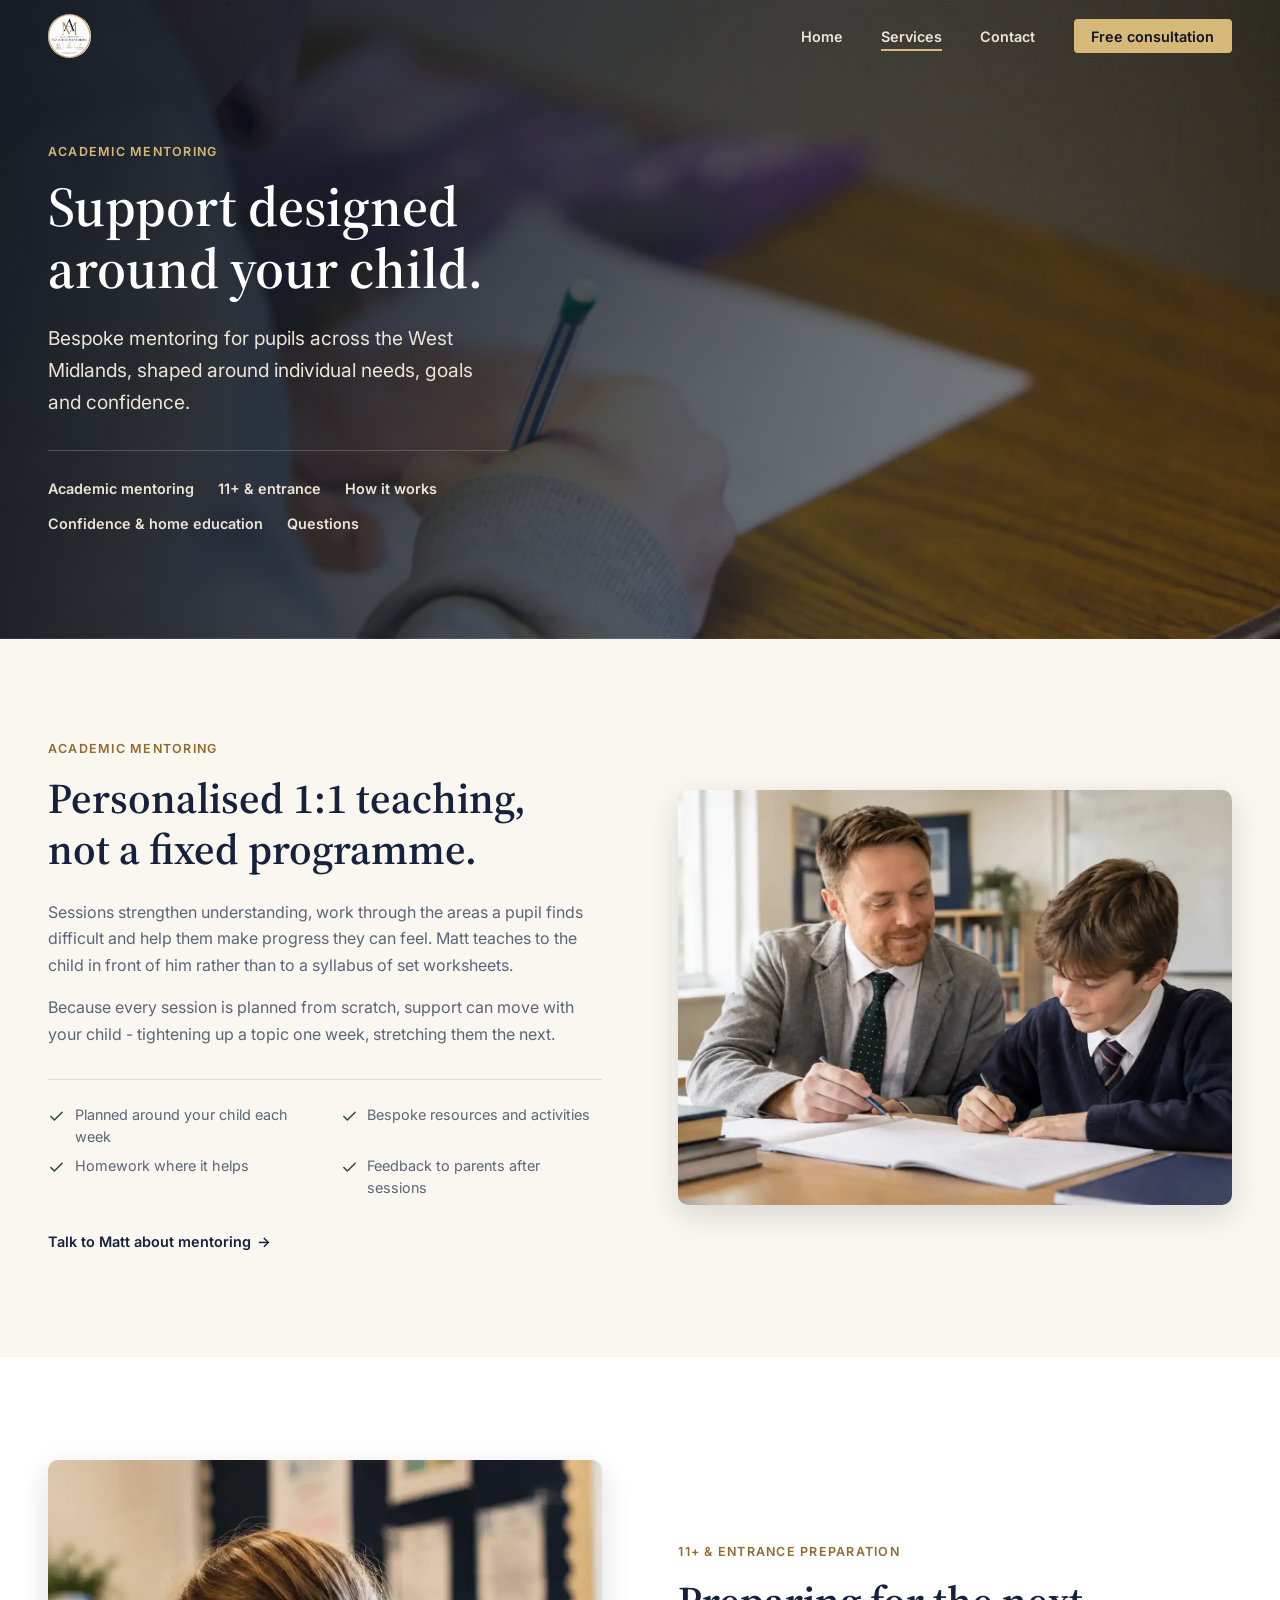
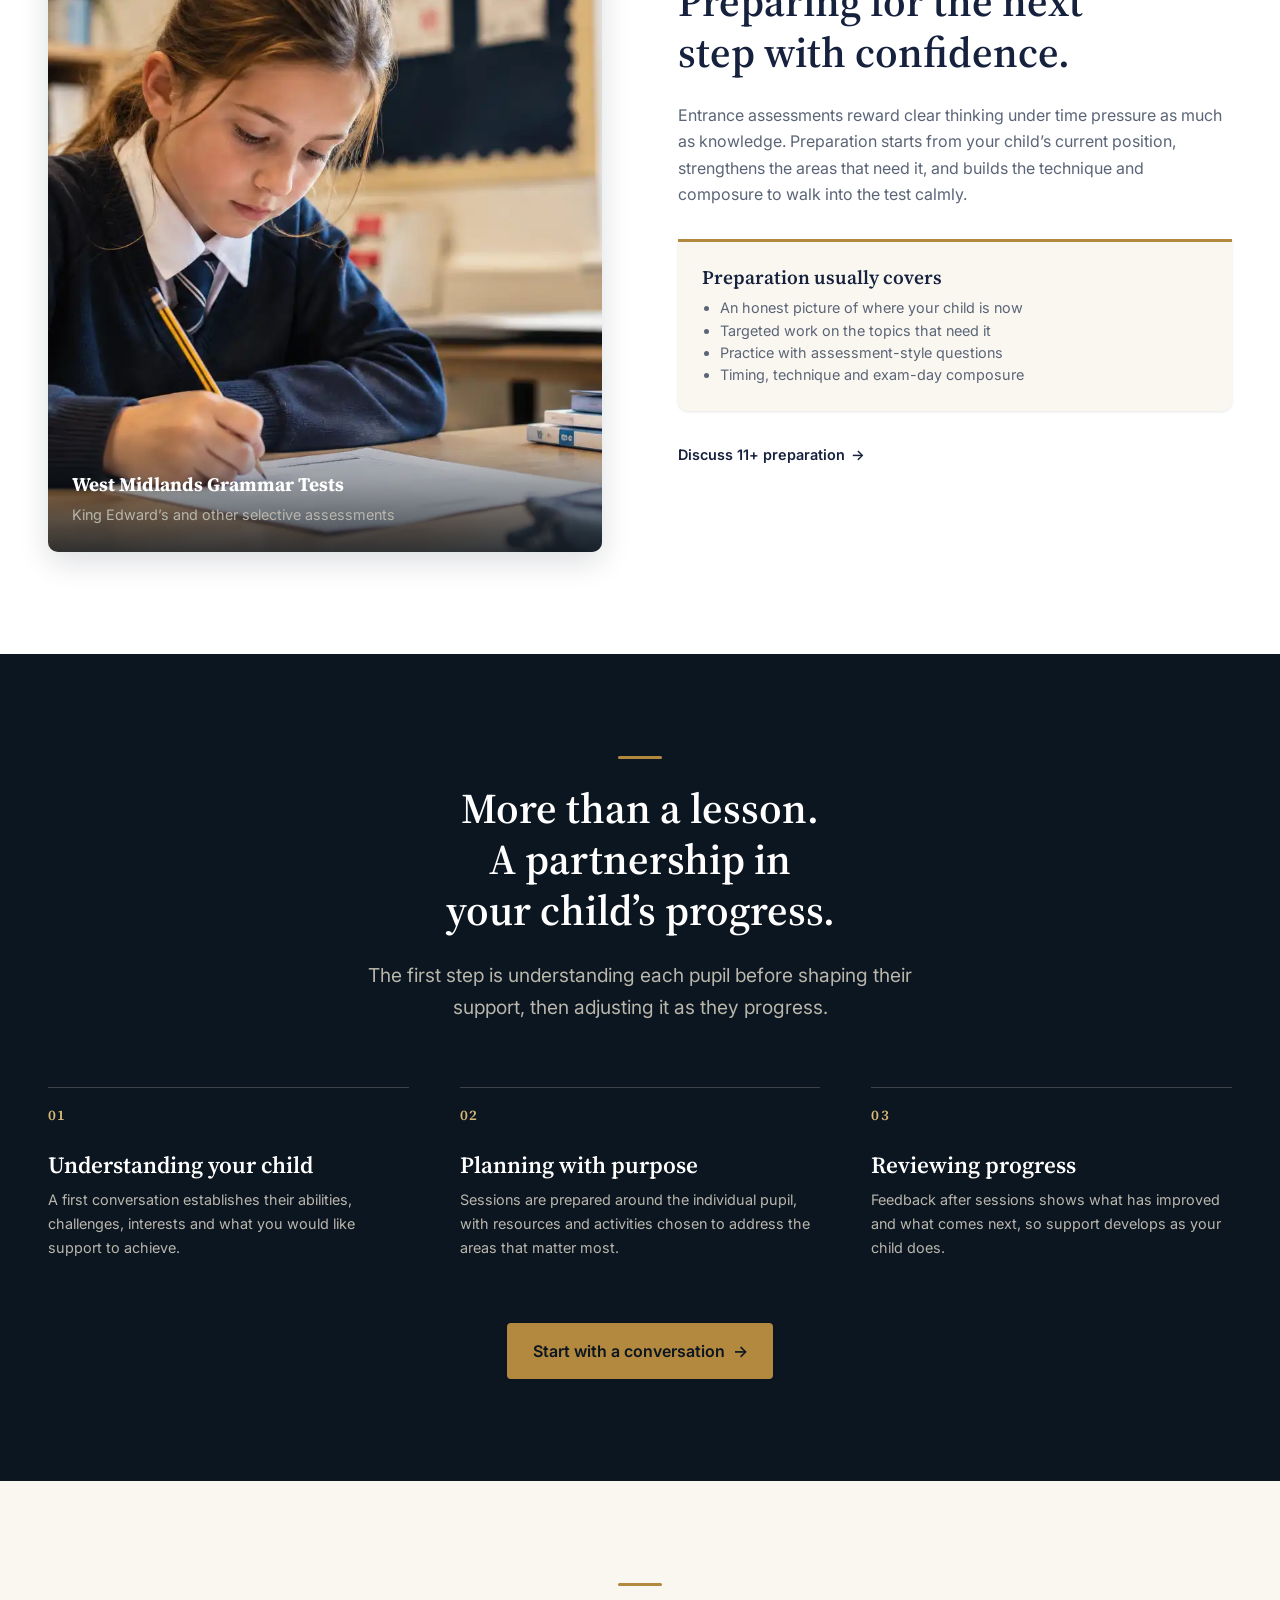
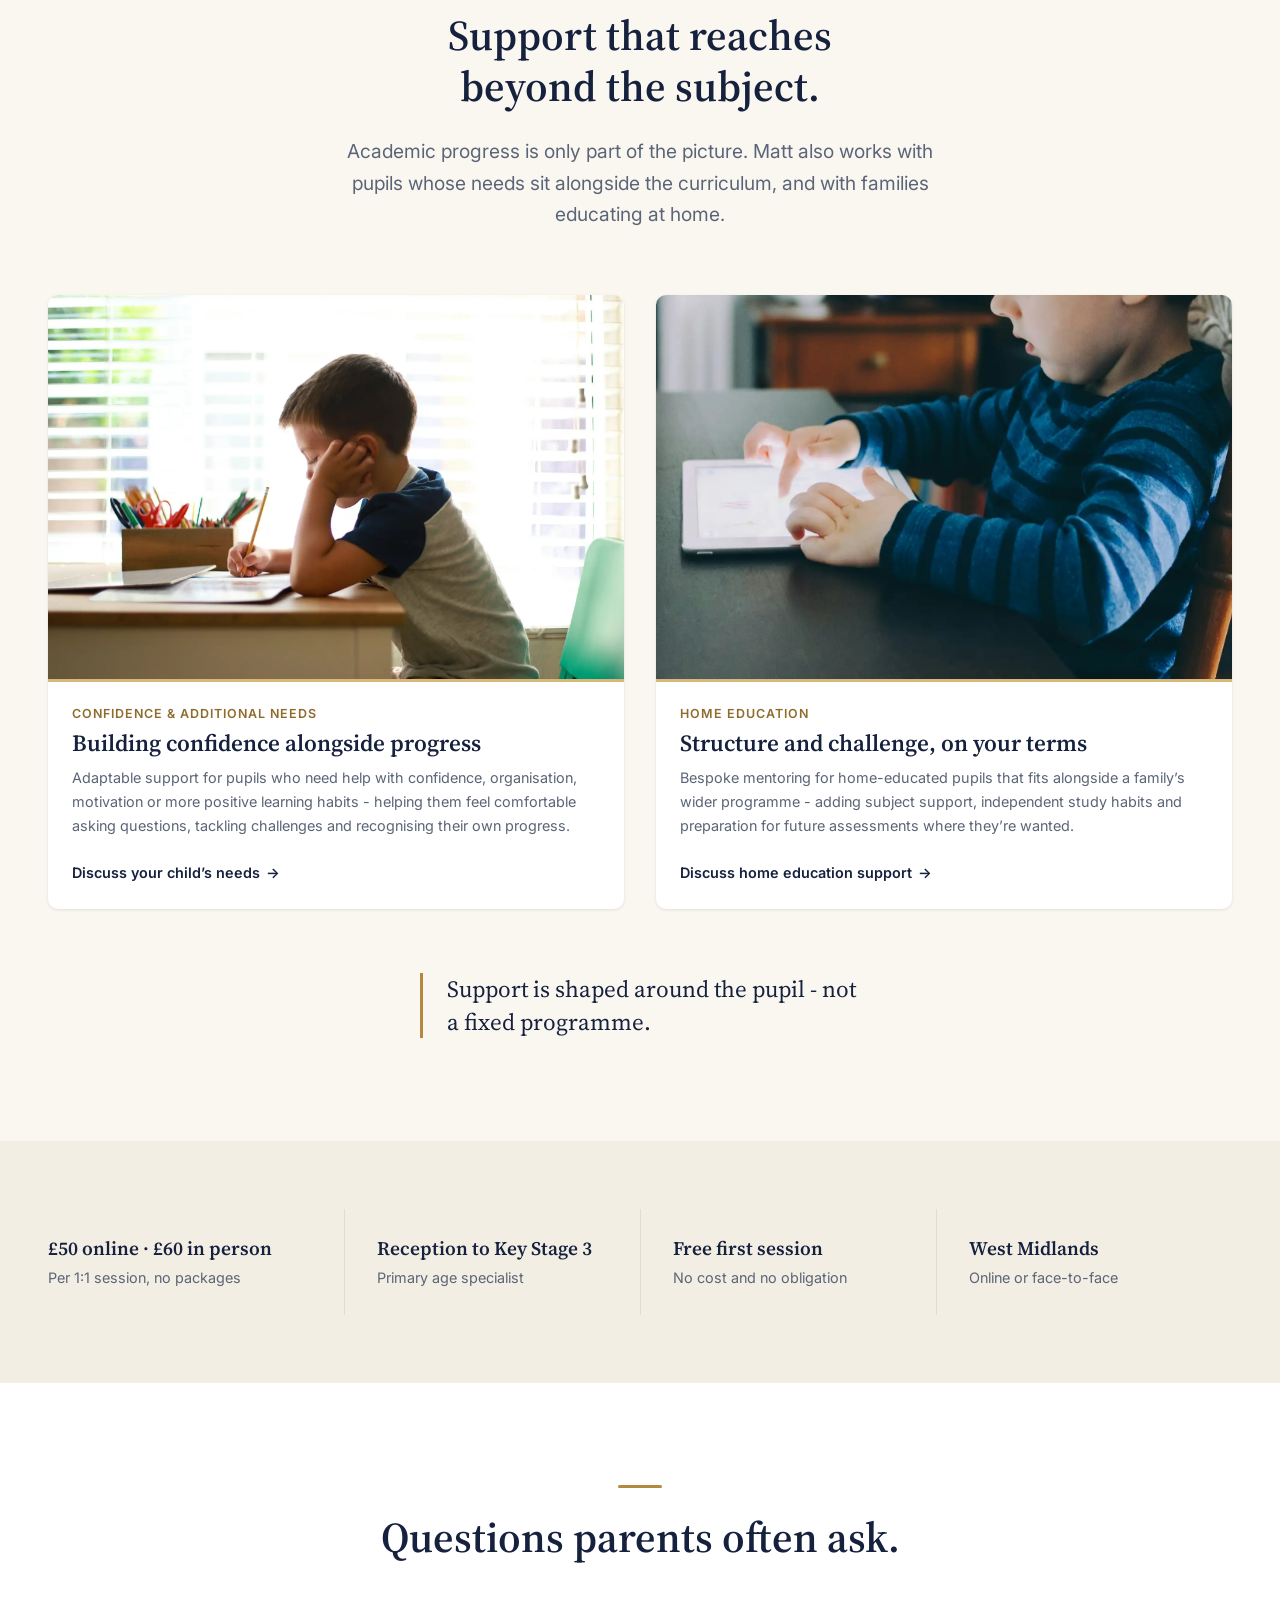
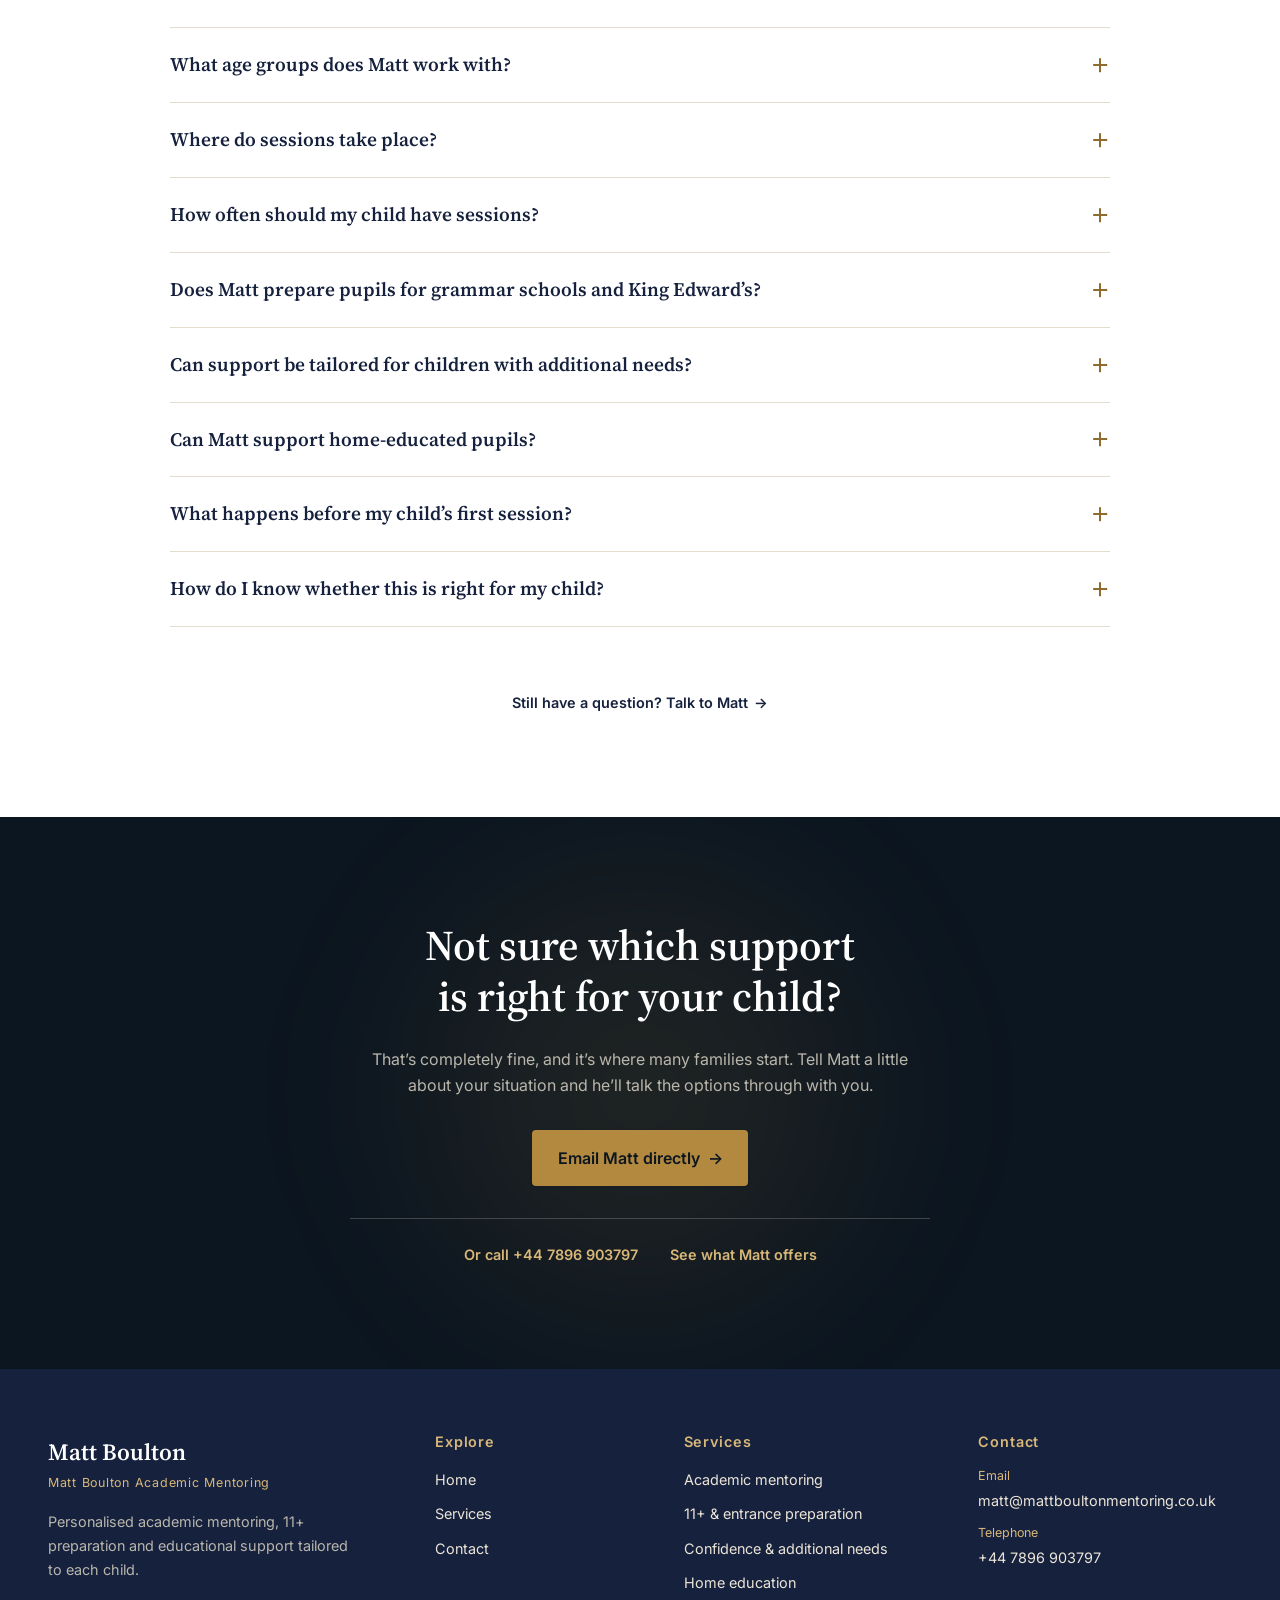
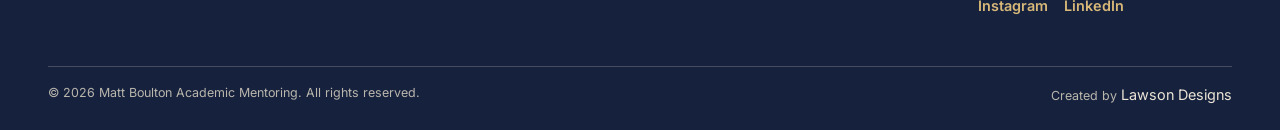
<file: services.html>
<!DOCTYPE html>
<html lang="en-GB">
<head>
  <meta charset="UTF-8">
  <meta name="viewport" content="width=device-width, initial-scale=1.0">
  <title>Services | Matt Boulton Academic Mentoring</title>
  <meta name="description" content="Academic mentoring, 11+ and entrance preparation, confidence support and home education mentoring for pupils across the West Midlands.">
  <meta name="theme-color" content="#0c1620">
  <link rel="canonical" href="https://www.mattboultonmentoring.co.uk/services.html">
  <meta property="og:type" content="website">
  <meta property="og:site_name" content="Matt Boulton Academic Mentoring">
  <meta property="og:title" content="Services | Matt Boulton Academic Mentoring">
  <meta property="og:description" content="Academic mentoring, 11+ preparation, confidence support and home education mentoring across the West Midlands.">
  <meta property="og:url" content="https://www.mattboultonmentoring.co.uk/services.html">
  <meta property="og:image" content="https://www.mattboultonmentoring.co.uk/assets/one-to-one-tutoring-session.webp">
  <meta name="twitter:card" content="summary_large_image">
  <meta name="twitter:title" content="Services | Matt Boulton Academic Mentoring">
  <meta name="twitter:description" content="Academic mentoring, 11+ preparation, confidence support and home education mentoring across the West Midlands.">
  <meta name="twitter:image" content="https://www.mattboultonmentoring.co.uk/assets/one-to-one-tutoring-session.webp">
  <link rel="icon" href="assets/mr-b-academic-mentoring-logo.webp" type="image/webp">
  <link rel="preload" as="image" href="assets/one-to-one-tutoring-session.webp" fetchpriority="high">
  <link rel="preconnect" href="https://fonts.googleapis.com">
  <link rel="preconnect" href="https://fonts.gstatic.com" crossorigin>
  <link rel="stylesheet" href="styles.css">
  <link rel="stylesheet" href="https://fonts.googleapis.com/css2?family=Inter:wght@400;500;600&family=Source+Serif+4:opsz,wght@8..60,400;8..60,600&display=swap" media="print" onload="this.media='all'">
  <noscript><link rel="stylesheet" href="https://fonts.googleapis.com/css2?family=Inter:wght@400;500;600&family=Source+Serif+4:opsz,wght@8..60,400;8..60,600&display=swap"></noscript>
</head>
<body>

<a href="#main-content" class="skip-link">Skip to content</a>

<header class="site-header" data-header>
  <div class="header-inner">
    <a href="index.html" class="logo-link">
      <img src="assets/mr-b-academic-mentoring-logo.webp" alt="Matt Boulton Academic Mentoring" class="site-logo" width="520" height="520">
    </a>

    <nav class="nav" id="primary-nav" aria-label="Main">
      <ul class="nav-list">
        <li><a href="index.html" class="nav-link">Home</a></li>
        <li><a href="services.html" class="nav-link" aria-current="page">Services</a></li>
        <li><a href="contact.html" class="nav-link">Contact</a></li>
        <li><button type="button" class="nav-cta" data-lead-open>Free consultation</button></li>
      </ul>
    </nav>

    <button type="button" class="nav-toggle" id="nav-toggle" aria-expanded="false" aria-controls="primary-nav" aria-label="Open menu">
      <span class="nav-toggle-bar"></span>
      <span class="nav-toggle-bar"></span>
      <span class="nav-toggle-bar"></span>
    </button>
  </div>
</header>

<main id="main-content">

  <!-- Hero -->
  <section class="page-hero" id="hero" style="--hero-image: url(assets/one-to-one-tutoring-session.webp)">
    <div class="container">
      <div class="page-hero-inner">
        <span class="kicker">Academic mentoring</span>
        <h1>Support designed around your child.</h1>
        <p>Bespoke mentoring for pupils across the West Midlands, shaped around individual needs, goals and confidence.</p>
        <ul class="hero-index">
          <li><a href="#mentoring">Academic mentoring</a></li>
          <li><a href="#entrance">11+ &amp; entrance</a></li>
          <li><a href="#approach">How it works</a></li>
          <li><a href="#other-support">Confidence &amp; home education</a></li>
          <li><a href="#faq">Questions</a></li>
        </ul>
      </div>
    </div>
  </section>

  <!-- Academic mentoring -->
  <section class="section cream" id="mentoring">
    <div class="container split media-right" data-reveal>
      <figure class="split-media">
        <img src="assets/tutor-and-pupil-studying-together.webp" alt="Matt working through a problem alongside a pupil" loading="lazy">
      </figure>

      <div class="split-content">
        <span class="kicker">Academic mentoring</span>
        <h2>Personalised 1:1 teaching, not a fixed programme.</h2>
        <p>Sessions strengthen understanding, work through the areas a pupil finds difficult and help them make progress they can feel. Matt teaches to the child in front of him rather than to a syllabus of set worksheets.</p>
        <p>Because every session is planned from scratch, support can move with your child - tightening up a topic one week, stretching them the next.</p>

        <ul class="checklist">
          <li><svg viewBox="0 0 24 24" aria-hidden="true"><polyline points="20 6 9 17 4 12"/></svg>Planned around your child each week</li>
          <li><svg viewBox="0 0 24 24" aria-hidden="true"><polyline points="20 6 9 17 4 12"/></svg>Bespoke resources and activities</li>
          <li><svg viewBox="0 0 24 24" aria-hidden="true"><polyline points="20 6 9 17 4 12"/></svg>Homework where it helps</li>
          <li><svg viewBox="0 0 24 24" aria-hidden="true"><polyline points="20 6 9 17 4 12"/></svg>Feedback to parents after sessions</li>
        </ul>

        <a href="contact.html" class="help-link">Talk to Matt about mentoring <span class="link-arrow" aria-hidden="true">&rarr;</span></a>
      </div>
    </div>
  </section>

  <!-- 11+ and entrance -->
  <section class="section white" id="entrance">
    <div class="container split" data-reveal>
      <figure class="split-media portrait">
        <img src="assets/11-plus-exam-preparation.webp" alt="A pupil working through an entrance assessment paper" loading="lazy">
        <figcaption class="media-plate">
          <strong>West Midlands Grammar Tests</strong>
          <span>King Edward&rsquo;s and other selective assessments</span>
        </figcaption>
      </figure>

      <div class="split-content">
        <span class="kicker">11+ &amp; entrance preparation</span>
        <h2>Preparing for the next step with confidence.</h2>
        <p>Entrance assessments reward clear thinking under time pressure as much as knowledge. Preparation starts from your child&rsquo;s current position, strengthens the areas that need it, and builds the technique and composure to walk into the test calmly.</p>

        <div class="panel">
          <h3>Preparation usually covers</h3>
          <ul>
            <li>An honest picture of where your child is now</li>
            <li>Targeted work on the topics that need it</li>
            <li>Practice with assessment-style questions</li>
            <li>Timing, technique and exam-day composure</li>
          </ul>
        </div>

        <a href="contact.html" class="help-link">Discuss 11+ preparation <span class="link-arrow" aria-hidden="true">&rarr;</span></a>
      </div>
    </div>
  </section>

  <!-- How it works -->
  <section class="section navy" id="approach">
    <div class="container">
      <div class="section-head centered" data-reveal>
        <span class="rule" aria-hidden="true"></span>
        <h2>More than a lesson. A partnership in your child&rsquo;s progress.</h2>
        <p>The first step is understanding each pupil before shaping their support, then adjusting it as they progress.</p>
      </div>

      <div class="steps" data-reveal style="--reveal-delay:0.1s">
        <article class="step">
          <h3>Understanding your child</h3>
          <p>A first conversation establishes their abilities, challenges, interests and what you would like support to achieve.</p>
        </article>
        <article class="step">
          <h3>Planning with purpose</h3>
          <p>Sessions are prepared around the individual pupil, with resources and activities chosen to address the areas that matter most.</p>
        </article>
        <article class="step">
          <h3>Reviewing progress</h3>
          <p>Feedback after sessions shows what has improved and what comes next, so support develops as your child does.</p>
        </article>
      </div>

      <div class="section-cta">
        <a href="contact.html" class="btn">Start with a conversation <span class="btn-arrow" aria-hidden="true">&rarr;</span></a>
      </div>
    </div>
  </section>

  <!-- Confidence and home education -->
  <section class="section cream" id="other-support">
    <div class="container">
      <div class="section-head centered" data-reveal>
        <span class="rule" aria-hidden="true"></span>
        <h2>Support that reaches beyond the subject.</h2>
        <p>Academic progress is only part of the picture. Matt also works with pupils whose needs sit alongside the curriculum, and with families educating at home.</p>
      </div>

      <div class="card-grid two" data-reveal style="--reveal-delay:0.1s">
        <article class="card" id="confidence">
          <div class="card-media">
            <img src="assets/healthy-study-habits-tips.webp" alt="A pupil concentrating on independent work" loading="lazy">
          </div>
          <div class="card-body">
            <span class="tag">Confidence &amp; additional needs</span>
            <h3>Building confidence alongside progress</h3>
            <p>Adaptable support for pupils who need help with confidence, organisation, motivation or more positive learning habits - helping them feel comfortable asking questions, tackling challenges and recognising their own progress.</p>
            <a href="contact.html" class="help-link">Discuss your child&rsquo;s needs <span class="link-arrow" aria-hidden="true">&rarr;</span></a>
          </div>
        </article>

        <article class="card" id="home-education">
          <div class="card-media">
            <img src="assets/personalised-online-tutoring-ipad.webp" alt="A home-educated pupil working at the kitchen table" loading="lazy">
          </div>
          <div class="card-body">
            <span class="tag">Home education</span>
            <h3>Structure and challenge, on your terms</h3>
            <p>Bespoke mentoring for home-educated pupils that fits alongside a family&rsquo;s wider programme - adding subject support, independent study habits and preparation for future assessments where they&rsquo;re wanted.</p>
            <a href="contact.html" class="help-link">Discuss home education support <span class="link-arrow" aria-hidden="true">&rarr;</span></a>
          </div>
        </article>
      </div>

      <div class="pullquote centered">
        <p>Support is shaped around the pupil - not a fixed programme.</p>
      </div>
    </div>
  </section>

  <!-- Practical details -->
  <section class="section deep tight">
    <div class="container">
      <ul class="facts">
        <li><strong>&pound;50 online &middot; &pound;60 in person</strong><span>Per 1:1 session, no packages</span></li>
        <li><strong>Reception to Key Stage 3</strong><span>Primary age specialist</span></li>
        <li><strong>Free first session</strong><span>No cost and no obligation</span></li>
        <li><strong>West Midlands</strong><span>Online or face-to-face</span></li>
      </ul>
    </div>
  </section>

  <!-- FAQ -->
  <section class="section white" id="faq">
    <div class="container narrow">
      <div class="section-head centered" data-reveal>
        <span class="rule" aria-hidden="true"></span>
        <h2>Questions parents often ask.</h2>
      </div>

      <div class="faq-list" data-reveal style="--reveal-delay:0.08s">
        <article class="faq-item">
          <h3><button type="button" class="faq-question" aria-expanded="false" aria-controls="faq-answer-1" id="faq-question-1"><span>What age groups does Matt work with?</span><span class="faq-symbol" aria-hidden="true"></span></button></h3>
          <div class="faq-answer" id="faq-answer-1" role="region" aria-labelledby="faq-question-1" hidden><div class="faq-answer-inner"><p>Matt specialises in primary education but also works with secondary-aged pupils, tailoring support according to their current level and individual needs.</p></div></div>
        </article>
        <article class="faq-item">
          <h3><button type="button" class="faq-question" aria-expanded="false" aria-controls="faq-answer-2" id="faq-question-2"><span>Where do sessions take place?</span><span class="faq-symbol" aria-hidden="true"></span></button></h3>
          <div class="faq-answer" id="faq-answer-2" role="region" aria-labelledby="faq-question-2" hidden><div class="faq-answer-inner"><p>Sessions can run online or face-to-face, depending on Matt&rsquo;s current availability and what suits your family. Get in touch to discuss what would work best.</p></div></div>
        </article>
        <article class="faq-item">
          <h3><button type="button" class="faq-question" aria-expanded="false" aria-controls="faq-answer-3" id="faq-question-3"><span>How often should my child have sessions?</span><span class="faq-symbol" aria-hidden="true"></span></button></h3>
          <div class="faq-answer" id="faq-answer-3" role="region" aria-labelledby="faq-question-3" hidden><div class="faq-answer-inner"><p>It depends on the pupil and what they are working towards. A sensible rhythm can be discussed during your first conversation.</p></div></div>
        </article>
        <article class="faq-item">
          <h3><button type="button" class="faq-question" aria-expanded="false" aria-controls="faq-answer-4" id="faq-question-4"><span>Does Matt prepare pupils for grammar schools and King Edward&rsquo;s?</span><span class="faq-symbol" aria-hidden="true"></span></button></h3>
          <div class="faq-answer" id="faq-answer-4" role="region" aria-labelledby="faq-question-4" hidden><div class="faq-answer-inner"><p>Yes. Tailored preparation is available for 11+ and selective entrance assessments, including the West Midlands Grammar Tests and King Edward&rsquo;s Schools.</p></div></div>
        </article>
        <article class="faq-item">
          <h3><button type="button" class="faq-question" aria-expanded="false" aria-controls="faq-answer-5" id="faq-question-5"><span>Can support be tailored for children with additional needs?</span><span class="faq-symbol" aria-hidden="true"></span></button></h3>
          <div class="faq-answer" id="faq-answer-5" role="region" aria-labelledby="faq-question-5" hidden><div class="faq-answer-inner"><p>Yes. Support adapts around the individual pupil, including their confidence, organisation, learning habits and particular areas of difficulty.</p></div></div>
        </article>
        <article class="faq-item">
          <h3><button type="button" class="faq-question" aria-expanded="false" aria-controls="faq-answer-6" id="faq-question-6"><span>Can Matt support home-educated pupils?</span><span class="faq-symbol" aria-hidden="true"></span></button></h3>
          <div class="faq-answer" id="faq-answer-6" role="region" aria-labelledby="faq-question-6" hidden><div class="faq-answer-inner"><p>Yes. Bespoke mentoring is available for home-educated pupils, designed to complement a family&rsquo;s existing programme rather than replace it.</p></div></div>
        </article>
        <article class="faq-item">
          <h3><button type="button" class="faq-question" aria-expanded="false" aria-controls="faq-answer-7" id="faq-question-7"><span>What happens before my child&rsquo;s first session?</span><span class="faq-symbol" aria-hidden="true"></span></button></h3>
          <div class="faq-answer" id="faq-answer-7" role="region" aria-labelledby="faq-question-7" hidden><div class="faq-answer-inner"><p>Just a conversation. The first step is understanding your child&rsquo;s needs, strengths and goals before discussing what support might suit them.</p></div></div>
        </article>
        <article class="faq-item">
          <h3><button type="button" class="faq-question" aria-expanded="false" aria-controls="faq-answer-8" id="faq-question-8"><span>How do I know whether this is right for my child?</span><span class="faq-symbol" aria-hidden="true"></span></button></h3>
          <div class="faq-answer" id="faq-answer-8" role="region" aria-labelledby="faq-question-8" hidden><div class="faq-answer-inner"><p>Start with the free consultation. There is no pressure to commit before you and your child have seen how the approach works.</p></div></div>
        </article>
      </div>

      <div class="section-cta">
        <a href="contact.html" class="help-link">Still have a question? Talk to Matt <span class="link-arrow" aria-hidden="true">&rarr;</span></a>
      </div>
    </div>
  </section>

  <!-- Enquiry -->
  <section class="section navy enquiry" id="contact">
    <span class="shape" aria-hidden="true"></span>
    <div class="container enquiry-inner">
      <span class="rule" aria-hidden="true"></span>
      <h2>Not sure which support is right for your child?</h2>
      <p>That&rsquo;s completely fine, and it&rsquo;s where many families start. Tell Matt a little about your situation and he&rsquo;ll talk the options through with you.</p>
      <a href="mailto:matt@mattboultonmentoring.co.uk" class="btn">Email Matt directly <span class="btn-arrow" aria-hidden="true">&rarr;</span></a>
      <div class="enquiry-direct">
        <a href="tel:+447896903797">Or call +44 7896 903797</a>
        <a href="services.html">See what Matt offers</a>
      </div>
    </div>
  </section>

</main>

<footer class="footer">
  <div class="container footer-main">
    <div class="footer-brand">
      <a href="index.html" class="footer-brand-name">Matt Boulton</a>
      <span class="footer-brand-business">Matt Boulton Academic Mentoring</span>
      <p>Personalised academic mentoring, 11+ preparation and educational support tailored to each child.</p>
    </div>

    <nav class="footer-nav" aria-label="Explore">
      <h2 class="footer-heading">Explore</h2>
      <ul class="footer-links">
        <li><a href="index.html">Home</a></li>
        <li><a href="services.html">Services</a></li>
        <li><a href="contact.html">Contact</a></li>
      </ul>
    </nav>

    <nav class="footer-nav" aria-label="Services">
      <h2 class="footer-heading">Services</h2>
      <ul class="footer-links">
        <li><a href="services.html#mentoring">Academic mentoring</a></li>
        <li><a href="services.html#entrance">11+ &amp; entrance preparation</a></li>
        <li><a href="services.html#confidence">Confidence &amp; additional needs</a></li>
        <li><a href="services.html#home-education">Home education</a></li>
      </ul>
    </nav>

    <div class="footer-contact">
      <h2 class="footer-heading">Contact</h2>
      <address>
        <span>Email</span>
        <a href="mailto:matt@mattboultonmentoring.co.uk">matt@mattboultonmentoring.co.uk</a>
        <span>Telephone</span>
        <a href="tel:+447896903797">+44 7896 903797</a>
      </address>
      <div class="footer-social">
        <a href="https://www.instagram.com/mrb_academic_mentoring/" target="_blank" rel="noopener noreferrer">Instagram</a>
        <a href="https://www.linkedin.com/in/matthew-boulton-7b339640?utm_source=share_via&amp;utm_content=profile&amp;utm_medium=member_ios" target="_blank" rel="noopener noreferrer">LinkedIn</a>
      </div>
    </div>
  </div>

  <div class="container footer-bottom">
    <p>&copy; 2026 Matt Boulton Academic Mentoring. All rights reserved.</p>
    <p>Created by <a href="https://lawsondesigns.net/" target="_blank" rel="noopener noreferrer">Lawson Designs</a></p>
  </div>
</footer>

<!-- Lead-capture popup -->
<div class="lead-overlay" id="lead-overlay" role="dialog" aria-modal="true" aria-labelledby="lead-heading">
  <div class="lead-modal">
    <button type="button" class="lead-close" id="lead-close" aria-label="Close">&times;</button>

    <div class="lead-visual">
      <span class="lead-badge">Limited spaces each term</span>
      <h3>Give your child a head start</h3>
      <p>A no-obligation session to see how personalised mentoring works for them.</p>
      <ul class="lead-points">
        <li><svg viewBox="0 0 24 24" aria-hidden="true"><polyline points="20 6 9 17 4 12"/></svg>Taught by a serving school leader</li>
        <li><svg viewBox="0 0 24 24" aria-hidden="true"><polyline points="20 6 9 17 4 12"/></svg>Planned around your child</li>
      </ul>
    </div>

    <div class="lead-panel" id="lead-panel">
      <h2 id="lead-heading">Enquire about your child&rsquo;s free consultation</h2>
      <p>Tell Matt a little about your child and he&rsquo;ll be in touch within 24 hours to arrange it.</p>

      <form class="lead-form" id="lead-form" novalidate>
        <div class="lead-row">
          <div class="lead-field">
            <label for="lead-name">Your name</label>
            <input type="text" id="lead-name" name="name" autocomplete="name" required>
          </div>
          <div class="lead-field">
            <label for="lead-year">Child&rsquo;s year group</label>
            <select id="lead-year" name="year_group" required>
              <option value="" disabled selected>Select year</option>
              <option>Reception</option>
              <option>Year 1</option>
              <option>Year 2</option>
              <option>Year 3</option>
              <option>Year 4</option>
              <option>Year 5</option>
              <option>Year 6</option>
              <option>Key Stage 3</option>
              <option>Other</option>
            </select>
          </div>
        </div>

        <div class="lead-field">
          <label for="lead-email">Email address</label>
          <input type="email" id="lead-email" name="email" autocomplete="email" required>
        </div>

        <div class="lead-field">
          <label for="lead-child-details">Tell us about your child (optional)</label>
          <textarea id="lead-child-details" name="child_details" rows="3"></textarea>
        </div>

        <button type="submit" class="btn lead-submit">Enquire about my free consultation</button>
        <p class="lead-microcopy">Matt replies personally - no spam, no sales calls.</p>
      </form>

      <div class="lead-success" id="lead-success" role="status">
        <div class="lead-success-icon">
          <svg viewBox="0 0 24 24" aria-hidden="true"><polyline points="20 6 9 17 4 12"/></svg>
        </div>
        <h3>Thank you - that&rsquo;s sent.</h3>
        <p>Matt will email you within 24 hours to arrange your child&rsquo;s free consultation.</p>
      </div>
    </div>
  </div>
</div>

<button type="button" class="lead-tab" id="lead-tab">Enquire about a free consultation</button>

<script src="script.js"></script>
</body>
</html>
</file>
<file: styles.css>
:root {
  /* Brand colours, taken from the logo and photography */
  --navy: #16213e;
  --navy-dark: #0c1620;
  --navy-deep: #08101a;
  --gold: #b3893f;
  --gold-light: #d8b878;
  --gold-dark: #8f6c2e;
  --pine: #2c4a42;
  --cream: #faf7f1;
  --cream-deep: #f3eee3;
  --white: #ffffff;

  --navy-rgb: 22, 33, 62;
  --gold-rgb: 179, 137, 63;
  --pine-rgb: 44, 74, 66;

  --text: var(--navy-dark);
  --text-muted: #5b6577;
  --text-on-dark: #ece5d7;
  --text-on-dark-muted: #b9b6ac;

  --bg: var(--cream);
  --surface: var(--white);
  --border: #e3ddce;
  --border-dark: rgba(236, 229, 215, 0.22);

  --font-heading: "Source Serif 4", Georgia, "Times New Roman", serif;
  --font-body: "Inter", -apple-system, BlinkMacSystemFont, "Segoe UI", Roboto, Helvetica, Arial, sans-serif;

  --fs-xs:   0.78rem;
  --fs-sm:   0.9rem;
  --fs-base: 1rem;
  --fs-md:   clamp(1.05rem, 0.98rem + 0.3vw, 1.2rem);
  --fs-lg:   clamp(1.2rem, 1.1rem + 0.45vw, 1.45rem);
  --fs-xl:   clamp(1.45rem, 1.3rem + 0.7vw, 1.85rem);
  --fs-2xl:  clamp(1.9rem, 1.6rem + 1.35vw, 2.65rem);
  --fs-3xl:  clamp(2.3rem, 1.75rem + 2.4vw, 3.5rem);

  --space-1: 0.25rem;
  --space-2: 0.5rem;
  --space-3: 1rem;
  --space-4: 1.5rem;
  --space-5: 2rem;
  --space-6: 3rem;
  --space-7: 4rem;

  --section-y: clamp(4rem, 8vw, 6.5rem);
  --section-x: clamp(1.25rem, 5vw, 3rem);
  --gap-split: clamp(2.5rem, 6vw, 5.5rem);
  --head-gap: clamp(2.5rem, 5vw, 4rem);

  /* Layout */
  --container: 1200px;
  --container-narrow: 940px;
  --radius-sm: 0.25rem;
  --radius-md: 0.625rem;
  --radius-lg: 1.25rem;

  /* Effects */
  --shadow-sm: 0 1px 3px rgba(12, 22, 32, 0.1);
  --shadow-md: 0 10px 30px rgba(12, 22, 32, 0.14);
  --shadow-lg: 0 28px 64px rgba(12, 22, 32, 0.3);
  --t-base: 0.3s ease;
  --ease-out: cubic-bezier(0.16, 1, 0.3, 1);
}

/* ---------------------------------------------------------------
   02  Base
--------------------------------------------------------------- */
*, *::before, *::after { box-sizing: border-box; }

html { scroll-behavior: smooth; }

body {
  margin: 0;
  font-family: var(--font-body);
  font-size: var(--fs-base);
  line-height: 1.65;
  color: var(--text);
  background: var(--bg);
  -webkit-font-smoothing: antialiased;
  overflow-x: hidden;
}

h1, h2, h3, h4 {
  font-family: var(--font-heading);
  font-weight: 600;
  color: var(--navy);
  line-height: 1.2;
  margin: 0 0 var(--space-3);
  text-wrap: balance;
}

p { text-wrap: pretty; margin: 0 0 var(--space-3); }
p:last-child { margin-bottom: 0; }

img { max-width: 100%; display: block; }

:focus-visible {
  outline: 2px solid var(--gold);
  outline-offset: 3px;
  border-radius: 2px;
}

.skip-link {
  position: absolute;
  left: 50%;
  top: 0;
  transform: translate(-50%, -150%);
  z-index: 200;
  padding: 0.7rem 1.2rem;
  background: var(--navy);
  color: var(--white);
  font-size: var(--fs-sm);
  font-weight: 600;
  text-decoration: none;
  border-radius: 0 0 var(--radius-sm) var(--radius-sm);
  transition: transform 0.2s var(--ease-out);
}
.skip-link:focus { transform: translate(-50%, 0); }

/* Scroll reveal - a single quiet rise, never a cascade */
[data-reveal] {
  opacity: 0;
  transform: translateY(18px);
  transition: opacity 0.7s var(--ease-out), transform 0.7s var(--ease-out);
  transition-delay: var(--reveal-delay, 0s);
}
[data-reveal].is-visible { opacity: 1; transform: none; }

@media (prefers-reduced-motion: reduce) {
  [data-reveal] { opacity: 1; transform: none; transition: none; }
  html { scroll-behavior: auto; }
  *, *::before, *::after {
    animation-duration: 0.01ms !important;
    transition-duration: 0.01ms !important;
  }
}

.container {
  width: 100%;
  max-width: var(--container);
  margin-inline: auto;
}
.container.narrow { max-width: var(--container-narrow); }

.section {
  position: relative;
  padding: var(--section-y) var(--section-x);
  overflow: hidden;
}
.section.tight   { padding-block: clamp(3rem, 5.5vw, 4.25rem); }
.section.cream   { background: var(--bg); }
.section.deep    { background: var(--cream-deep); }
.section.white   { background: var(--surface); }
.section.navy    { background: var(--navy-dark); color: var(--text-on-dark); }
.section.navy h2,
.section.navy h3 { color: var(--white); }

/* A hairline only where two same-coloured sections meet */
.section.cream + .section.cream,
.section.white + .section.white { border-top: 1px solid var(--border); }

/* Section heading device - rule, heading, standfirst */
.section-head {
  max-width: 62ch;
  margin: 0 0 var(--head-gap);
}
.section-head.centered { margin-inline: auto; text-align: center; }
.section-head .rule {
  display: block;
  width: 2.75rem;
  height: 3px;
  margin-bottom: var(--space-4);
  background: var(--gold);
  border-radius: 2px;
}
.section-head.centered .rule { margin-inline: auto; }
.section-head h2 { font-size: var(--fs-2xl); margin-bottom: var(--space-4); }
.section-head p {
  max-width: 58ch;
  font-size: var(--fs-md);
  color: var(--text-muted);
  margin: 0;
}
.section-head.centered p { margin-inline: auto; }
.section.navy .section-head p { color: var(--text-on-dark-muted); }

/* Kicker - one definition, used sparingly for wayfinding only */
.kicker {
  display: block;
  margin-bottom: var(--space-3);
  color: var(--gold-dark);
  font-family: var(--font-body);
  font-size: var(--fs-xs);
  font-weight: 600;
  letter-spacing: 0.1em;
  line-height: 1.3;
  text-transform: uppercase;
}
.section.navy .kicker,
.on-dark .kicker { color: var(--gold-light); }

.tag {
  display: inline-flex;
  align-items: center;
  gap: var(--space-2);
  font-size: var(--fs-xs);
  font-weight: 600;
  letter-spacing: 0.08em;
  line-height: 1.3;
  text-transform: uppercase;
  color: var(--gold-dark);
}
.tag .tag-icon { stroke: currentColor; fill: none; stroke-width: 1.6; }

/* Soft background shapes */
.shape { position: absolute; pointer-events: none; z-index: 0; filter: blur(60px); }
.section > .container { position: relative; z-index: 1; }

/* ---------------------------------------------------------------
   04  Header + navigation
--------------------------------------------------------------- */
.site-header {
  position: fixed;
  inset: 0 0 auto;
  z-index: 100;
  background: transparent;
  border-bottom: 1px solid transparent;
  transition: border-color var(--t-base), box-shadow var(--t-base);
}
/* The translucent background lives on a pseudo-element so its
   backdrop-filter never traps the fixed mobile nav. */
.site-header::before {
  content: "";
  position: absolute;
  inset: 0;
  z-index: -1;
  background: transparent;
  transition: background-color var(--t-base);
}
.site-header.is-scrolled { border-bottom-color: var(--border); box-shadow: var(--shadow-sm); }
.site-header.is-scrolled::before { background: rgba(250, 247, 241, 0.92); backdrop-filter: blur(10px); }

.header-inner {
  display: flex;
  align-items: center;
  justify-content: space-between;
  gap: var(--space-4);
  height: 4.5rem;
  padding-inline: var(--section-x);
}

.logo-link { display: flex; align-items: center; }
.site-logo { height: 2.7rem; width: auto; border-radius: 50%; }

.nav-list {
  display: flex;
  align-items: center;
  gap: clamp(1.5rem, 3vw, 2.75rem);
  list-style: none;
  margin: 0;
  padding: 0;
}
.nav-link {
  position: relative;
  font-size: var(--fs-sm);
  font-weight: 600;
  color: var(--text-on-dark);
  text-decoration: none;
  transition: color var(--t-base);
}
.nav-link::after {
  content: "";
  position: absolute;
  left: 0; right: 100%; bottom: -6px;
  height: 2px;
  background: var(--gold-light);
  transition: right 0.25s var(--ease-out);
}
.nav-link:hover { color: var(--gold-light); }
.nav-link:hover::after { right: 0; }
.nav-link[aria-current="page"]::after { right: 0; }

.site-header.is-scrolled .nav-link { color: var(--navy); }
.site-header.is-scrolled .nav-link:hover { color: var(--gold-dark); }
.site-header.is-scrolled .nav-link::after { background: var(--gold-dark); }

.nav-cta {
  display: inline-flex;
  align-items: center;
  padding: 0.55rem 1.1rem;
  font-size: var(--fs-sm);
  font-weight: 600;
  color: var(--navy-dark);
  background: var(--gold-light);
  border: none;
  border-radius: var(--radius-sm);
  font-family: inherit;
  text-decoration: none;
  cursor: pointer;
  transition: background-color var(--t-base), transform var(--t-base);
}
.nav-cta:hover { background: var(--white); transform: translateY(-1px); }

/* Pages that open on a light background invert the header from the start */
.light-header .site-header { border-bottom-color: var(--border); }
.light-header .site-header::before { background: rgba(250, 247, 241, 0.94); backdrop-filter: blur(10px); }
.light-header .nav-link { color: var(--navy); }
.light-header .nav-link:hover { color: var(--gold-dark); }
.light-header .nav-link::after { background: var(--gold-dark); }
.light-header .nav-toggle-bar { background: var(--navy); }

.nav-toggle {
  display: none;
  flex-direction: column;
  justify-content: center;
  align-items: center;
  gap: 5px;
  width: 2.5rem;
  height: 2.5rem;
  background: transparent;
  border: none;
  cursor: pointer;
  z-index: 110;
}
.nav-toggle-bar {
  width: 1.65rem;
  height: 2px;
  background: var(--white);
  border-radius: 2px;
  transition: transform var(--t-base), opacity var(--t-base), background-color var(--t-base);
}
.site-header.is-scrolled .nav-toggle-bar { background: var(--navy); }

@media (max-width: 860px) {
  .nav-toggle { display: flex; }
  .nav {
    position: fixed;
    inset: 0;
    display: flex;
    align-items: center;
    justify-content: center;
    background: var(--navy-dark);
    opacity: 0;
    visibility: hidden;
    transform: translateY(-1rem);
    transition: opacity var(--t-base), visibility var(--t-base), transform var(--t-base);
  }
  .nav.is-open { opacity: 1; visibility: visible; transform: none; }
  .nav-list { flex-direction: column; gap: var(--space-5); }
  .nav.is-open .nav-link,
  .site-header.is-scrolled .nav.is-open .nav-link,
  .light-header .nav.is-open .nav-link { color: var(--white); font-size: var(--fs-xl); }
  .nav-link::after { display: none; }
  .nav.is-open .nav-cta { font-size: var(--fs-base); padding: 0.75rem 1.5rem; }
  .site-header.is-scrolled .nav-toggle[aria-expanded="true"] .nav-toggle-bar,
  .light-header .nav-toggle[aria-expanded="true"] .nav-toggle-bar { background: var(--white); }
  .nav-toggle[aria-expanded="true"] .nav-toggle-bar:nth-child(1) { transform: translateY(7px) rotate(45deg); }
  .nav-toggle[aria-expanded="true"] .nav-toggle-bar:nth-child(2) { opacity: 0; }
  .nav-toggle[aria-expanded="true"] .nav-toggle-bar:nth-child(3) { transform: translateY(-7px) rotate(-45deg); }
  body.nav-open { overflow: hidden; }
}

section[id] { scroll-margin-top: 5rem; }

/* ---------------------------------------------------------------
   05  Buttons + links
--------------------------------------------------------------- */
.btn {
  display: inline-flex;
  align-items: center;
  gap: 0.5rem;
  padding: 0.9rem 1.6rem;
  font-family: inherit;
  font-size: var(--fs-base);
  font-weight: 600;
  color: var(--navy-dark);
  background: var(--gold);
  border: none;
  border-radius: var(--radius-sm);
  text-decoration: none;
  cursor: pointer;
  box-shadow: var(--shadow-sm);
  transition: background-color var(--t-base), transform var(--t-base), box-shadow var(--t-base);
}
.btn:hover { background: var(--gold-light); box-shadow: var(--shadow-md); transform: translateY(-2px); }
.btn-arrow { transition: transform 0.25s var(--ease-out); }
.btn:hover .btn-arrow { transform: translateX(3px); }

.btn-ghost {
  background: transparent;
  border: 1.5px solid rgba(236, 229, 215, 0.5);
  color: var(--text-on-dark);
  box-shadow: none;
}
.btn-ghost:hover { background: rgba(236, 229, 215, 0.1); border-color: var(--text-on-dark); box-shadow: none; }

.btn-outline {
  background: transparent;
  border: 1.5px solid var(--gold);
  color: var(--navy);
  box-shadow: none;
}
.btn-outline:hover { background: rgba(var(--gold-rgb), 0.1); box-shadow: none; }

.help-link {
  display: inline-flex;
  align-items: center;
  gap: 0.35rem;
  font-size: var(--fs-sm);
  font-weight: 600;
  color: var(--navy);
  text-decoration: none;
}
.help-link .link-arrow { transition: transform 0.25s var(--ease-out); }
.help-link:hover { color: var(--gold-dark); }
.help-link:hover .link-arrow { transform: translateX(4px); }
.on-dark .help-link,
.section.navy .help-link { color: var(--gold-light); }
.on-dark .help-link:hover,
.section.navy .help-link:hover { color: var(--white); }

/* ---------------------------------------------------------------
   06  Shared components
   These five patterns carry every page. Repetition of a *system*
   is what makes the site feel coordinated; repetition of a
   *layout* is what made it feel flat. Each instance below varies
   its side, its accessory and its background.
--------------------------------------------------------------- */

/* --- Split: image beside content, alternating sides ----------- */
.split {
  display: grid;
  grid-template-columns: minmax(0, 1fr) minmax(0, 1fr);
  gap: var(--gap-split);
  align-items: center;
}
.split.media-right > .split-media { order: 2; }
.split.wide-content { grid-template-columns: minmax(0, 1.05fr) minmax(0, 0.95fr); }

.split-media {
  position: relative;
  margin: 0;
  border-radius: var(--radius-md);
  overflow: hidden;
  box-shadow: var(--shadow-md);
  aspect-ratio: 4 / 3;
}
.split-media.portrait { aspect-ratio: 4 / 5; }
.split-media img { width: 100%; height: 100%; object-fit: cover; }

/* A small caption plate anchored to the image - the one place the
   photography and the type meet. */
.media-plate {
  position: absolute;
  left: 0; right: 0; bottom: 0;
  padding: var(--space-6) var(--space-4) var(--space-4);
  background: linear-gradient(180deg, rgba(12, 22, 32, 0) 0%, rgba(12, 22, 32, 0.82) 100%);
  color: var(--white);
}
.media-plate strong { display: block; font-family: var(--font-heading); font-size: var(--fs-md); }
.media-plate span { font-size: var(--fs-sm); color: var(--text-on-dark-muted); }

.split-content { max-width: 56ch; }
.split-content h2 { font-size: var(--fs-2xl); margin-bottom: var(--space-4); }
.split-content > p { color: var(--text-muted); }
.split-content .btn,
.split-content .help-link { margin-top: var(--space-5); }

/* --- Checklist: used inside splits and bands ------------------ */
.checklist {
  display: grid;
  grid-template-columns: repeat(auto-fit, minmax(13rem, 1fr));
  gap: var(--space-2) var(--space-5);
  list-style: none;
  margin: var(--space-5) 0 0;
  padding: var(--space-4) 0 0;
  border-top: 1px solid var(--border);
}
.checklist li {
  display: flex;
  align-items: flex-start;
  gap: 0.6rem;
  font-size: var(--fs-sm);
  line-height: 1.5;
  color: var(--text-muted);
}
.checklist svg {
  flex-shrink: 0;
  width: 17px; height: 17px;
  margin-top: 0.25em;
  stroke: var(--pine);
  fill: none;
  stroke-width: 2.2;
  stroke-linecap: round;
  stroke-linejoin: round;
}
.checklist-label {
  display: block;
  margin-bottom: 0;
  font-size: var(--fs-xs);
  font-weight: 600;
  letter-spacing: 0.1em;
  text-transform: uppercase;
  color: var(--gold-dark);
}
.section.navy .checklist { border-top-color: var(--border-dark); }
.section.navy .checklist li { color: var(--text-on-dark-muted); }
.section.navy .checklist svg { stroke: var(--gold-light); }

/* --- Card grid: services, insight, anything browsable --------- */
.card-grid {
  display: grid;
  grid-template-columns: repeat(auto-fit, minmax(15rem, 1fr));
  gap: clamp(1.25rem, 2.5vw, 2rem);
}
.card-grid.two { grid-template-columns: repeat(auto-fit, minmax(20rem, 1fr)); }

.card {
  display: flex;
  flex-direction: column;
  background: var(--surface);
  border-radius: var(--radius-md);
  overflow: hidden;
  box-shadow: var(--shadow-sm);
  transition: box-shadow var(--t-base), transform var(--t-base);
}
.section.white .card { background: var(--bg); }
.card:hover { box-shadow: var(--shadow-md); transform: translateY(-3px); }

.card-media { aspect-ratio: 3 / 2; overflow: hidden; }
.card-media img { width: 100%; height: 100%; object-fit: cover; transition: transform 0.6s var(--ease-out); }
.card:hover .card-media img { transform: scale(1.04); }

.card-body {
  flex: 1 1 auto;
  display: flex;
  flex-direction: column;
  gap: var(--space-2);
  padding: var(--space-4);
  border-top: 3px solid var(--gold-light);
}
.card-body h3 { font-size: var(--fs-lg); margin: 0; }
.card-body p { font-size: var(--fs-sm); color: var(--text-muted); margin: 0; }
.card-body .help-link { margin-top: auto; padding-top: var(--space-3); }

/* --- Steps: a genuine sequence, so it is numbered ------------- */
.steps {
  display: grid;
  grid-template-columns: repeat(auto-fit, minmax(16rem, 1fr));
  gap: clamp(1.75rem, 4vw, 3.25rem);
  counter-reset: step;
}
.step { position: relative; padding-top: var(--space-5); border-top: 1px solid var(--border-dark); }
.step::before {
  counter-increment: step;
  content: counter(step, decimal-leading-zero);
  position: absolute;
  top: var(--space-3);
  left: 0;
  font-family: var(--font-heading);
  font-size: var(--fs-sm);
  font-weight: 600;
  letter-spacing: 0.08em;
  color: var(--gold-light);
}
.step h3 { margin: var(--space-5) 0 var(--space-2); font-size: var(--fs-lg); }
.step p { font-size: var(--fs-sm); color: var(--text-on-dark-muted); margin: 0; }
.section.cream .step,
.section.white .step { border-top-color: var(--border); }
.section.cream .step::before,
.section.white .step::before { color: var(--gold-dark); }
.section.cream .step p,
.section.white .step p { color: var(--text-muted); }

/* --- Pull quote ---------------------------------------------- */
.pullquote {
  max-width: 44ch;
  margin: var(--space-5) 0 0;
  padding-left: var(--space-4);
  border-left: 3px solid var(--gold);
}
.pullquote.centered { margin-inline: auto; margin-top: var(--head-gap); }
.pullquote p {
  margin: 0;
  font-family: var(--font-heading);
  font-size: var(--fs-lg);
  line-height: 1.4;
  color: var(--navy);
}

/* --- Panel: a bordered aside for a short list or note --------- */
.panel {
  margin-top: var(--space-5);
  padding: var(--space-4);
  background: var(--surface);
  border-top: 3px solid var(--gold);
  border-radius: 0 0 var(--radius-md) var(--radius-md);
  box-shadow: var(--shadow-sm);
}
.section.white .panel { background: var(--bg); }
.panel h3 { font-size: var(--fs-md); margin-bottom: var(--space-2); }
.panel p { font-size: var(--fs-sm); color: var(--text-muted); margin: 0; }
.panel ul { margin: var(--space-2) 0 0; padding-left: 1.1rem; }
.panel li { font-size: var(--fs-sm); color: var(--text-muted); line-height: 1.55; }

/* --- Facts row: small credibility strip ---------------------- */
.facts {
  display: grid;
  grid-template-columns: repeat(auto-fit, minmax(12rem, 1fr));
  gap: 0;
  list-style: none;
  margin: 0;
  padding: 0;
}
.facts li { padding: var(--space-4) var(--space-5); border-left: 1px solid var(--border); }
.facts li:first-child { padding-left: 0; border-left: none; }
.facts strong {
  display: block;
  font-family: var(--font-heading);
  font-size: var(--fs-md);
  font-weight: 600;
  color: var(--navy);
}
.facts span { font-size: var(--fs-sm); color: var(--text-muted); }
.section.navy .facts li { border-left-color: var(--border-dark); }
.section.navy .facts strong { color: var(--white); }
.section.navy .facts span { color: var(--text-on-dark-muted); }

/* --- Centred CTA under a section ------------------------------ */
.section-cta { display: flex; justify-content: center; margin-top: var(--head-gap); }
.section-cta.start { justify-content: flex-start; }

@media (max-width: 860px) {
  .split { grid-template-columns: 1fr; gap: var(--space-6); }
  .split.media-right > .split-media,
  .split > .split-media { order: -1; }
  .split.wide-content { grid-template-columns: 1fr; }
  .split-media, .split-media.portrait { aspect-ratio: 16 / 10; }
  .split-content { max-width: 60ch; }
  .facts li { padding: var(--space-3) 0; border-left: none; border-top: 1px solid var(--border); }
  .facts li:first-child { border-top: none; padding-top: 0; }
  .section.navy .facts li { border-top-color: var(--border-dark); border-left: none; }
  .section-cta { margin-top: var(--space-6); }
}

/* ---------------------------------------------------------------
   07  Home page sections
--------------------------------------------------------------- */
.hero {
  position: relative;
  min-height: min(92vh, 780px);
  display: flex;
  align-items: center;
  padding: 9rem var(--section-x) 8rem;
}
.hero::after {
  content: "";
  position: absolute;
  inset: 0;
  z-index: -2;
  background-image:
    linear-gradient(180deg, rgba(8, 16, 26, 0.84) 0%, rgba(22, 33, 62, 0.64) 45%, rgba(12, 22, 32, 0.92) 100%),
    url(assets/academic-mentoring-tutor-hero.webp);
  background-size: cover;
  background-position: center 20%;
}
.hero::before {
  content: "";
  position: absolute;
  inset: 0;
  z-index: -1;
  background: radial-gradient(60% 50% at 50% 0%, rgba(var(--gold-rgb), 0.16), transparent 70%);
}
.hero-content {
  max-width: 41rem;
  margin-inline: auto;
  text-align: center;
  color: var(--text-on-dark);
}
.hero-kicker {
  display: inline-block;
  margin-bottom: var(--space-4);
  font-size: var(--fs-sm);
  font-weight: 600;
  letter-spacing: 0.04em;
  color: var(--gold-light);
}
.hero h1 { color: var(--white); font-size: var(--fs-3xl); line-height: 1.1; margin-bottom: var(--space-4); }
.hero-content > p { font-size: var(--fs-md); color: var(--text-on-dark); margin: 0 0 var(--space-5); }
.hero-actions { display: flex; flex-wrap: wrap; gap: var(--space-3); justify-content: center; }

/* Credential chip straddling the hero edge */
.hero-chip {
  position: absolute;
  left: 50%;
  bottom: 0;
  transform: translate(-50%, 50%);
  z-index: 5;
  display: flex;
  width: min(92%, 760px);
  background: var(--white);
  border-radius: var(--radius-md);
  box-shadow: var(--shadow-lg);
  overflow: hidden;
}
.hero-chip-item {
  flex: 1 1 0;
  display: flex;
  align-items: center;
  gap: var(--space-3);
  padding: 1.15rem 1.4rem;
  border-left: 1px solid var(--border);
}
.hero-chip-item:first-child { border-left: none; }
.hero-chip-icon {
  flex-shrink: 0;
  width: 26px; height: 26px;
  stroke: var(--gold-dark);
  fill: none;
  stroke-width: 1.5;
  stroke-linecap: round;
  stroke-linejoin: round;
}
.hero-chip-text { line-height: 1.3; }
.hero-chip-text strong { display: block; font-family: var(--font-heading); font-size: var(--fs-base); color: var(--navy); }
.hero-chip-text span { font-size: var(--fs-xs); color: var(--text-muted); }

@media (max-width: 860px) { .hero-chip { display: none; } }
@media (max-width: 640px) {
  .hero { min-height: auto; padding: 7.5rem var(--section-x) 5rem; }
}

/* Credibility */
.credibility { padding-top: calc(var(--section-y) + 2.5rem); }
.credibility .shape {
  width: 620px; height: 620px; right: -220px; top: -260px;
  background: radial-gradient(circle, rgba(var(--gold-rgb), 0.16), transparent 70%);
}
.credibility-grid {
  display: grid;
  grid-template-columns: repeat(auto-fit, minmax(19rem, 1fr));
  gap: var(--gap-split);
  align-items: start;
}
.credibility-grid .section-head { margin-bottom: 0; }
.credentials { display: flex; flex-direction: column; }
.credential {
  display: flex;
  align-items: flex-start;
  gap: var(--space-4);
  padding: var(--space-4) 0;
  border-top: 1px solid var(--border);
}
.credential:first-child { border-top: none; padding-top: 0; }
.credential-icon {
  flex-shrink: 0;
  width: 28px; height: 28px;
  margin-top: 0.15em;
  stroke: var(--gold);
  fill: none;
  stroke-width: 1.5;
  stroke-linecap: round;
  stroke-linejoin: round;
}
.credential-title { font-size: var(--fs-md); margin: 0 0 0.15rem; }
.credential-detail { font-size: var(--fs-sm); color: var(--text-muted); margin: 0; }

/* How Matt can help */
.help-grid {
  display: grid;
  grid-template-columns: 1.1fr 0.9fr;
  gap: clamp(1.5rem, 3vw, 2.5rem);
  align-items: stretch;
}
.help-feature {
  display: flex;
  flex-direction: column;
  background: var(--surface);
  border-radius: var(--radius-md);
  overflow: hidden;
  box-shadow: var(--shadow-sm);
  transition: box-shadow var(--t-base), transform var(--t-base);
}
.help-feature:hover { box-shadow: var(--shadow-md); transform: translateY(-3px); }
.help-feature-media { position: relative; flex: 1 1 auto; min-height: 320px; overflow: hidden; }
.help-feature-media img { width: 100%; height: 100%; object-fit: cover; object-position: center 22%; transition: transform 0.6s var(--ease-out); }
.help-feature:hover .help-feature-media img { transform: scale(1.04); }
.help-feature-overlay {
  position: absolute;
  inset: auto 0 0 0;
  display: flex;
  flex-direction: column;
  gap: var(--space-2);
  padding: var(--space-6) var(--space-5) var(--space-4);
  background: linear-gradient(180deg, rgba(12, 22, 32, 0) 0%, rgba(12, 22, 32, 0.55) 45%, rgba(12, 22, 32, 0.92) 100%);
}
.help-feature-overlay .tag { color: var(--gold-light); }
.help-feature-overlay h3 { color: var(--white); font-size: var(--fs-xl); margin: 0; }
.help-feature-body { padding: var(--space-5); }
.help-feature-body p { font-size: var(--fs-base); color: var(--text-muted); margin: 0 0 var(--space-3); }

.help-secondary { display: flex; flex-direction: column; gap: clamp(1.25rem, 2.5vw, 2rem); }
.help-item {
  padding: var(--space-4);
  background: var(--surface);
  border-left: 3px solid var(--gold);
  border-radius: var(--radius-sm) var(--radius-md) var(--radius-md) var(--radius-sm);
  box-shadow: var(--shadow-sm);
  transition: box-shadow var(--t-base), transform var(--t-base);
}
.help-item:hover { box-shadow: var(--shadow-md); transform: translateY(-2px); }
.help-item-meta { display: flex; align-items: center; gap: var(--space-2); margin-bottom: var(--space-3); }
.help-icon { flex-shrink: 0; width: 22px; height: 22px; stroke: var(--gold); fill: none; stroke-width: 1.5; stroke-linecap: round; stroke-linejoin: round; }
.help-item h3 { font-size: var(--fs-md); margin: 0 0 var(--space-2); }
.help-item p { font-size: var(--fs-sm); color: var(--text-muted); margin: 0 0 var(--space-3); }
.help-secondary-media { flex: 1 1 auto; min-height: 150px; margin: 0; border-radius: var(--radius-md); overflow: hidden; box-shadow: var(--shadow-sm); }
.help-secondary-media img { width: 100%; height: 100%; object-fit: cover; }

@media (max-width: 960px) {
  .help-grid { grid-template-columns: 1fr; }
  .help-secondary { display: grid; grid-template-columns: repeat(2, 1fr); }
  .help-secondary-media { grid-column: 1 / -1; min-height: 220px; }
}
@media (max-width: 640px) {
  .help-secondary { grid-template-columns: 1fr; }
  .help-feature-media { min-height: 260px; }
}

/* Pricing */
.pricing .shape {
  width: 520px; height: 520px; left: -200px; bottom: -220px;
  background: radial-gradient(circle, rgba(var(--pine-rgb), 0.1), transparent 70%);
}
.pricing-panels {
  display: grid;
  grid-template-columns: repeat(auto-fit, minmax(17rem, 1fr));
  gap: clamp(1.25rem, 2.5vw, 2rem);
  margin-bottom: var(--space-6);
}
.pricing-panel {
  display: flex;
  flex-direction: column;
  padding: var(--space-5);
  background: var(--bg);
  border-top: 3px solid var(--gold);
  border-radius: 0 0 var(--radius-md) var(--radius-md);
  transition: box-shadow var(--t-base), transform var(--t-base);
}
.pricing-panel:hover { box-shadow: var(--shadow-md); transform: translateY(-3px); }
.pricing-label { font-size: var(--fs-sm); font-weight: 600; letter-spacing: 0.06em; color: var(--gold-dark); margin-bottom: var(--space-3); }
.pricing-price { display: flex; align-items: baseline; gap: var(--space-1); margin: 0 0 var(--space-3); }
.pricing-amount { font-family: var(--font-heading); font-size: clamp(2.6rem, 2rem + 2.4vw, 3.6rem); font-weight: 600; line-height: 1; color: var(--navy); }
.pricing-unit { font-size: var(--fs-sm); color: var(--text-muted); }
.pricing-desc { font-size: var(--fs-base); color: var(--text-muted); margin: 0; }

.pricing-includes {
  max-width: 780px;
  margin: 0 auto var(--space-5);
  padding-top: var(--space-5);
  border-top: 1px solid var(--border);
  text-align: center;
}
.pricing-includes .checklist-label { margin-bottom: var(--space-4); }
.pricing-includes .checklist {
  display: flex;
  flex-wrap: wrap;
  justify-content: center;
  gap: var(--space-2) var(--space-6);
  border-top: none;
  padding-top: 0;
  margin-top: 0;
}
.pricing-note { max-width: 52ch; margin: 0 auto; text-align: center; font-size: var(--fs-sm); color: var(--text-muted); }

/* Trust */
.trust .shape {
  width: 560px; height: 560px; right: -240px; top: 10%;
  background: radial-gradient(circle, rgba(var(--navy-rgb), 0.08), transparent 70%);
}
.trust-media { height: 100%; min-height: 420px; border-radius: var(--radius-lg); box-shadow: var(--shadow-lg); aspect-ratio: auto; }
.trust-points { list-style: none; margin: var(--space-5) 0 0; padding: 0; }
.trust-point { display: flex; align-items: flex-start; gap: var(--space-3); padding: var(--space-3) 0; border-top: 1px solid var(--border); }
.trust-point:first-child { border-top: none; padding-top: 0; }
.trust-icon { flex-shrink: 0; width: 24px; height: 24px; margin-top: 0.2em; stroke: var(--pine); fill: none; stroke-width: 1.6; stroke-linecap: round; stroke-linejoin: round; }
.trust-point h3 { font-size: var(--fs-md); margin: 0 0 0.15rem; }
.trust-point p { font-size: var(--fs-sm); color: var(--text-muted); margin: 0; }

@media (max-width: 860px) { .trust-media { min-height: 0; aspect-ratio: 16 / 10; } }

/* Teacher Talk uses the shared card grid; only the footer note is local */
.teacher-talk-cta { text-align: center; margin-top: var(--head-gap); }
.teacher-talk-note { font-size: var(--fs-sm); color: var(--text-muted); margin: var(--space-2) 0 0; }

/* Final enquiry band */
.enquiry { text-align: center; }
.enquiry .shape {
  width: 640px; height: 640px; left: 50%; top: 50%;
  transform: translate(-50%, -50%);
  background: radial-gradient(circle, rgba(var(--gold-rgb), 0.14), transparent 70%);
}
.enquiry-inner { max-width: 58ch; margin-inline: auto; }
.enquiry-inner .rule { margin-inline: auto; }
.enquiry-inner h2 { font-size: var(--fs-2xl); margin-bottom: var(--space-4); }
.enquiry-inner > p { color: var(--text-on-dark-muted); margin: 0 0 var(--space-5); }
.enquiry-note { font-size: var(--fs-xs); color: var(--text-on-dark-muted); opacity: 0.8; margin: var(--space-3) 0 0; }
.enquiry-direct {
  display: flex;
  flex-wrap: wrap;
  justify-content: center;
  gap: var(--space-3) var(--space-5);
  margin-top: var(--space-5);
  padding-top: var(--space-4);
  border-top: 1px solid var(--border-dark);
}
.enquiry-direct a { color: var(--gold-light); font-size: var(--fs-sm); font-weight: 600; text-decoration: none; }
.enquiry-direct a:hover { color: var(--white); }

/* ---------------------------------------------------------------
   08  Services page
   Everything below the hero is built from the shared components
   above, so there is almost nothing page-specific to maintain.
--------------------------------------------------------------- */
.page-hero {
  position: relative;
  display: flex;
  align-items: flex-end;
  min-height: min(68vh, 560px);
  padding: 9rem var(--section-x) var(--section-y);
  overflow: hidden;
  color: var(--text-on-dark);
}
.page-hero::after {
  content: "";
  position: absolute;
  inset: 0;
  z-index: -1;
  background-image:
    linear-gradient(105deg, rgba(8, 16, 26, 0.92) 0%, rgba(12, 22, 32, 0.72) 48%, rgba(12, 22, 32, 0.45) 100%),
    var(--hero-image);
  background-size: cover;
  background-position: center 35%;
}
.page-hero-inner { max-width: 46ch; }
.page-hero h1 { color: var(--white); font-size: var(--fs-3xl); line-height: 1.1; margin-bottom: var(--space-4); }
.page-hero > .container > .page-hero-inner > p { font-size: var(--fs-md); color: var(--text-on-dark); margin: 0 0 var(--space-5); }
.page-hero .kicker { color: var(--gold-light); }

/* A quiet index of what the page covers, sitting under the hero */
.hero-index {
  display: flex;
  flex-wrap: wrap;
  gap: var(--space-2) var(--space-4);
  list-style: none;
  margin: var(--space-5) 0 0;
  padding: var(--space-4) 0 0;
  border-top: 1px solid var(--border-dark);
}
.hero-index a {
  font-size: var(--fs-sm);
  font-weight: 600;
  color: var(--text-on-dark);
  text-decoration: none;
  border-bottom: 1px solid transparent;
  transition: color var(--t-base), border-color var(--t-base);
}
.hero-index a:hover { color: var(--gold-light); border-bottom-color: var(--gold-light); }

/* FAQ */
.faq-list { border-top: 1px solid var(--border); }
.faq-item { border-bottom: 1px solid var(--border); }
.faq-item h3 { margin: 0; }
.faq-question {
  display: flex;
  width: 100%;
  align-items: center;
  justify-content: space-between;
  gap: var(--space-4);
  padding: var(--space-4) 0;
  background: transparent;
  border: 0;
  font-family: var(--font-heading);
  font-size: var(--fs-md);
  font-weight: 600;
  line-height: 1.35;
  color: var(--navy);
  text-align: left;
  cursor: pointer;
  transition: color var(--t-base);
}
.faq-question:hover { color: var(--gold-dark); }
.faq-symbol {
  position: relative;
  flex: 0 0 1.25rem;
  height: 1.25rem;
}
.faq-symbol::before,
.faq-symbol::after {
  content: "";
  position: absolute;
  top: 50%; left: 50%;
  width: 0.85rem;
  height: 2px;
  background: var(--gold-dark);
  transform: translate(-50%, -50%);
  transition: transform 0.25s var(--ease-out), opacity 0.25s var(--ease-out);
}
.faq-symbol::after { transform: translate(-50%, -50%) rotate(90deg); }
.faq-question[aria-expanded="true"] .faq-symbol::after { transform: translate(-50%, -50%) rotate(0deg); opacity: 0; }
.faq-answer { max-height: 0; overflow: hidden; transition: max-height 0.32s var(--ease-out); }
.faq-answer .faq-answer-inner { padding-bottom: var(--space-4); }
.faq-answer p { max-width: 68ch; font-size: var(--fs-base); color: var(--text-muted); margin: 0; }

/* ---------------------------------------------------------------
   09  Contact page
--------------------------------------------------------------- */
.contact-hero { padding-top: calc(var(--section-y) + 4.5rem); }
.contact-hero .split { align-items: start; }
.contact-hero h1 { font-size: var(--fs-3xl); line-height: 1.1; margin-bottom: var(--space-4); }
.contact-hero .split-content > p { font-size: var(--fs-md); }

.contact-direct {
  display: grid;
  gap: var(--space-4);
  margin: var(--space-5) 0 0;
  padding-top: var(--space-4);
  border-top: 1px solid var(--border);
}
.contact-direct > div { display: flex; flex-direction: column; gap: 0.15rem; }
.contact-direct dt {
  font-size: var(--fs-xs);
  font-weight: 600;
  letter-spacing: 0.1em;
  text-transform: uppercase;
  color: var(--gold-dark);
}
.contact-direct dd { margin: 0; }
.contact-direct a {
  font-size: var(--fs-md);
  font-weight: 600;
  color: var(--navy);
  text-decoration: none;
  overflow-wrap: anywhere;
  border-bottom: 1px solid transparent;
  transition: color var(--t-base), border-color var(--t-base);
}
.contact-direct a:hover { color: var(--gold-dark); border-bottom-color: var(--gold-dark); }
.contact-social { display: flex; flex-wrap: wrap; gap: var(--space-4); }
.contact-social a { font-size: var(--fs-base); }

/* Form */
.form-card {
  padding: clamp(1.5rem, 3vw, 2.5rem);
  background: var(--surface);
  border-top: 3px solid var(--gold);
  border-radius: 0 0 var(--radius-md) var(--radius-md);
  box-shadow: var(--shadow-md);
}
.section.white .form-card { background: var(--bg); box-shadow: var(--shadow-sm); }
.form-card h2 { font-size: var(--fs-xl); margin-bottom: var(--space-2); }
.form-intro { font-size: var(--fs-sm); color: var(--text-muted); margin-bottom: var(--space-5); }

.field-group {
  margin: 0 0 var(--space-5);
  padding: 0;
  border: 0;
}
.field-group:last-of-type { margin-bottom: var(--space-4); }
.field-group legend {
  padding: 0;
  margin-bottom: var(--space-3);
  font-size: var(--fs-xs);
  font-weight: 600;
  letter-spacing: 0.1em;
  text-transform: uppercase;
  color: var(--gold-dark);
}
.field-row {
  display: grid;
  grid-template-columns: repeat(auto-fit, minmax(13rem, 1fr));
  gap: var(--space-3) var(--space-4);
}
.field { display: flex; flex-direction: column; gap: 0.3rem; }
.field.full { grid-column: 1 / -1; }
.field label { font-size: var(--fs-sm); font-weight: 600; color: var(--navy); }
.field .optional { font-weight: 400; color: var(--text-muted); }
.field input,
.field select,
.field textarea {
  width: 100%;
  padding: 0.7rem 0.85rem;
  font: inherit;
  font-size: var(--fs-base);
  color: var(--text);
  background: var(--white);
  border: 1px solid #cfc8b8;
  border-radius: var(--radius-sm);
  transition: border-color var(--t-base), box-shadow var(--t-base);
}
.section.white .field input,
.section.white .field select,
.section.white .field textarea { background: var(--white); }
.field textarea { min-height: 7.5rem; resize: vertical; }
.field input:focus,
.field select:focus,
.field textarea:focus {
  outline: none;
  border-color: var(--gold-dark);
  box-shadow: 0 0 0 3px rgba(var(--gold-rgb), 0.18);
}
.field input:user-invalid,
.field select:user-invalid,
.field textarea:user-invalid { border-color: #9b4b3f; }

.form-actions { display: flex; flex-wrap: wrap; align-items: center; gap: var(--space-3) var(--space-4); }
.form-note { font-size: var(--fs-sm); color: var(--text-muted); margin: 0; }
.form-status {
  margin: var(--space-4) 0 0;
  padding: var(--space-3) var(--space-4);
  font-size: var(--fs-sm);
  line-height: 1.55;
  color: var(--navy);
  background: rgba(var(--pine-rgb), 0.08);
  border-left: 3px solid var(--pine);
  border-radius: 0 var(--radius-sm) var(--radius-sm) 0;
}
.form-status[hidden] { display: none; }
.form-status a { color: var(--gold-dark); font-weight: 600; }

/* ---------------------------------------------------------------
   10  Footer
--------------------------------------------------------------- */
.footer { background: var(--navy); color: var(--text-on-dark); padding: var(--space-7) var(--section-x) var(--space-4); }
.footer-main {
  display: grid;
  grid-template-columns: 1.4fr 0.8fr 1fr 1.1fr;
  gap: var(--space-6) var(--space-7);
  padding-bottom: var(--space-6);
}
.footer-brand-name { display: inline-block; font-family: var(--font-heading); font-size: var(--fs-lg); font-weight: 600; color: var(--white); text-decoration: none; }
.footer-brand-business { display: block; margin: 0.15rem 0 var(--space-3); font-size: var(--fs-xs); letter-spacing: 0.06em; color: var(--gold-light); }
.footer-brand p { max-width: 34ch; font-size: var(--fs-sm); color: var(--text-on-dark-muted); margin: 0; }
.footer-heading { font-family: var(--font-body); font-size: var(--fs-sm); font-weight: 600; letter-spacing: 0.06em; color: var(--gold-light); margin: 0 0 var(--space-3); }
.footer-links { display: flex; flex-direction: column; gap: var(--space-2); list-style: none; margin: 0; padding: 0; }
.footer-links a,
.footer-contact a,
.footer-bottom a { font-size: var(--fs-sm); color: var(--text-on-dark); text-decoration: none; transition: color var(--t-base); }
.footer-links a:hover,
.footer-contact a:hover,
.footer-bottom a:hover,
.footer-brand-name:hover { color: var(--gold-light); }
.footer-contact address { display: flex; flex-direction: column; align-items: flex-start; gap: 0.15rem; font-style: normal; }
.footer-contact address span { margin-top: var(--space-2); font-size: var(--fs-xs); color: var(--gold-light); }
.footer-contact address span:first-child { margin-top: 0; }
.footer-social { display: flex; flex-wrap: wrap; gap: var(--space-3); margin-top: var(--space-4); }
.footer-social a { font-weight: 600; color: var(--gold-light); }
.footer-bottom {
  display: flex;
  flex-wrap: wrap;
  justify-content: space-between;
  gap: var(--space-2) var(--space-4);
  padding-top: var(--space-3);
  border-top: 1px solid var(--border-dark);
}
.footer-bottom p { font-size: var(--fs-xs); color: var(--text-on-dark-muted); margin: 0; }
.footer a:focus-visible { outline-color: var(--gold-light); }

@media (max-width: 960px) { .footer-main { grid-template-columns: 1fr 1fr; } }
@media (max-width: 560px) {
  .footer-main { grid-template-columns: 1fr; gap: var(--space-5); }
  .footer-contact a { overflow-wrap: anywhere; }
}

/* ---------------------------------------------------------------
   11  Lead-capture popup
   Sized against the *viewport height*, not its own content, so the
   whole offer and form are visible at once on any screen. Padding,
   gaps and type all shrink with vh before anything can overflow.
--------------------------------------------------------------- */
.lead-overlay {
  position: fixed;
  inset: 0;
  z-index: 1000;
  display: grid;
  place-items: center;
  height: 100dvh;
  padding: clamp(0.65rem, 2.5vh, 1.5rem);
  background: rgba(8, 16, 26, 0.62);
  backdrop-filter: blur(3px);
  opacity: 0;
  visibility: hidden;
  overscroll-behavior: contain;
  transition: opacity 0.3s var(--ease-out), visibility 0.3s;
}
.lead-overlay.is-open { opacity: 1; visibility: visible; }

.lead-modal {
  position: relative;
  display: grid;
  grid-template-columns: 0.85fr 1.15fr;
  width: min(100%, 860px);
  max-height: 100%;
  background: var(--surface);
  border-radius: var(--radius-md);
  box-shadow: var(--shadow-lg);
  overflow: hidden;
  transform: translateY(16px) scale(0.985);
  opacity: 0;
  transition: transform 0.35s var(--ease-out), opacity 0.35s var(--ease-out);
}
.lead-overlay.is-open .lead-modal { transform: none; opacity: 1; }

/* Offer panel */
.lead-visual {
  position: relative;
  display: flex;
  flex-direction: column;
  justify-content: flex-end;
  gap: 0.35rem;
  padding: clamp(1rem, 3vh, 1.75rem);
  color: var(--white);
  background-image:
    linear-gradient(180deg, rgba(8, 16, 26, 0.3) 0%, rgba(8, 16, 26, 0.9) 100%),
    url("assets/11-plus-entrance-exam-practice.webp");
  background-size: cover;
  background-position: center;
}
.lead-badge {
  align-self: flex-start;
  margin-bottom: auto;
  padding: 0.3rem 0.7rem;
  font-size: 0.7rem;
  font-weight: 700;
  letter-spacing: 0.06em;
  text-transform: uppercase;
  color: var(--navy-dark);
  background: var(--gold-light);
  border-radius: 999px;
}
.lead-visual h3 { color: var(--white); font-size: clamp(1.05rem, 0.9rem + 1vh, 1.35rem); margin: 0; }
.lead-visual p { font-size: var(--fs-sm); line-height: 1.45; color: var(--text-on-dark-muted); margin: 0; }
.lead-points { list-style: none; margin: 0.4rem 0 0; padding: 0; display: grid; gap: 0.25rem; }
.lead-points li {
  display: flex;
  align-items: flex-start;
  gap: 0.45rem;
  font-size: var(--fs-xs);
  line-height: 1.45;
  color: var(--text-on-dark);
}
.lead-points svg { flex-shrink: 0; width: 13px; height: 13px; margin-top: 0.3em; stroke: var(--gold-light); fill: none; stroke-width: 2.5; stroke-linecap: round; stroke-linejoin: round; }

/* Form panel */
.lead-panel {
  display: flex;
  flex-direction: column;
  justify-content: center;
  padding: clamp(1.1rem, 3.4vh, 2.25rem) clamp(1.1rem, 3vw, 2.25rem);
}
.lead-panel h2 { font-size: clamp(1.15rem, 0.95rem + 1.1vh, 1.6rem); line-height: 1.22; margin: 0 0 0.35rem; padding-right: 2rem; }
.lead-panel > p { font-size: var(--fs-sm); line-height: 1.5; color: var(--text-muted); margin: 0 0 clamp(0.75rem, 2vh, 1.25rem); }

.lead-form { display: grid; gap: clamp(0.5rem, 1.5vh, 0.85rem); }
.lead-field { display: grid; gap: 0.2rem; }
.lead-field label { font-size: var(--fs-xs); font-weight: 600; color: var(--navy); }
.lead-field input,
.lead-field select,
.lead-field textarea {
  width: 100%;
  padding: clamp(0.5rem, 1.35vh, 0.7rem) 0.75rem;
  font: inherit;
  font-size: var(--fs-base);
  color: var(--text);
  background: var(--bg);
  border: 1px solid var(--border);
  border-radius: var(--radius-sm);
  transition: border-color var(--t-base), box-shadow var(--t-base);
}
.lead-field textarea { min-height: 4.5rem; resize: vertical; }
.lead-field input:focus,
.lead-field select:focus,
.lead-field textarea:focus {
  outline: none;
  border-color: var(--gold);
  box-shadow: 0 0 0 3px rgba(var(--gold-rgb), 0.18);
}
.lead-row { display: grid; grid-template-columns: 1fr 1fr; gap: clamp(0.5rem, 1.5vh, 0.85rem); }
.lead-submit { width: 100%; justify-content: center; margin-top: 0.15rem; padding-block: clamp(0.6rem, 1.6vh, 0.9rem); }
.lead-microcopy { font-size: 0.75rem; line-height: 1.4; text-align: center; color: var(--text-muted); margin: 0.55rem 0 0; }

.lead-close {
  position: absolute;
  top: 0.6rem;
  right: 0.6rem;
  z-index: 3;
  display: grid;
  place-items: center;
  width: 2.1rem;
  height: 2.1rem;
  color: var(--navy);
  background: rgba(250, 247, 241, 0.92);
  border: none;
  border-radius: 50%;
  font-size: 1.15rem;
  line-height: 1;
  cursor: pointer;
  transition: background-color var(--t-base);
}
.lead-close:hover { background: var(--border); }

.lead-success { display: none; text-align: center; }
.lead-success.is-visible { display: block; }
.lead-success-icon {
  display: grid;
  place-items: center;
  width: 3rem; height: 3rem;
  margin: 0 auto var(--space-3);
  background: rgba(var(--pine-rgb), 0.12);
  border-radius: 50%;
}
.lead-success-icon svg { width: 26px; height: 26px; stroke: var(--pine); fill: none; stroke-width: 2.2; stroke-linecap: round; stroke-linejoin: round; }
.lead-success h3 { font-size: var(--fs-lg); margin-bottom: var(--space-2); }
.lead-success p { font-size: var(--fs-sm); color: var(--text-muted); margin: 0; }
.lead-form.is-hidden { display: none; }
.lead-panel.is-complete > h2,
.lead-panel.is-complete > p { display: none; }

/* Stacked layout: the photo becomes a slim banner so the form is
   never pushed below the fold. */
@media (max-width: 720px), (max-height: 560px) {
  .lead-modal { grid-template-columns: 1fr; width: min(100%, 440px); }
  .lead-visual {
    min-height: clamp(4.5rem, 13vh, 7rem);
    justify-content: flex-end;
    padding: clamp(0.6rem, 2vh, 1rem);
    background-position: center 35%;
  }
  .lead-visual p,
  .lead-points { display: none; }
  .lead-visual h3 { font-size: 1rem; }
  .lead-badge { margin-bottom: 0.35rem; font-size: 0.65rem; }
}

@media (max-width: 420px) {
  .lead-row { grid-template-columns: 1fr; }
}

/* Very short screens: drop the banner entirely rather than scroll */
@media (max-height: 440px) {
  .lead-visual { display: none; }
  .lead-modal { grid-template-columns: 1fr; }
  .lead-row { gap: 0.45rem; }
}

/* Persistent re-open tab, appears once the popup has been dismissed */
.lead-tab {
  position: fixed;
  right: 0;
  bottom: 2.5rem;
  z-index: 90;
  padding: 0.8rem 1rem 0.8rem 1.25rem;
  font-family: inherit;
  font-size: var(--fs-sm);
  font-weight: 600;
  color: var(--navy-dark);
  background: var(--gold);
  border: none;
  border-radius: 999px 0 0 999px;
  box-shadow: var(--shadow-md);
  cursor: pointer;
  transform: translateX(120%);
  transition: transform 0.4s var(--ease-out), background-color var(--t-base);
}
.lead-tab.is-visible { transform: none; }
.lead-tab:hover { background: var(--gold-light); }
@media (max-width: 480px) { .lead-tab { bottom: 1.25rem; font-size: 0.8rem; padding: 0.7rem 0.9rem 0.7rem 1.1rem; } }

/* ---------------------------------------------------------------
   Print
--------------------------------------------------------------- */
@media print {
  .site-header, .lead-overlay, .lead-tab, .nav-toggle, .shape { display: none !important; }
  body { background: #fff; color: #000; }
  .section { padding: 1.5rem 0; }
}

/* Steps used inside a split column stack rather than sit side by side */
.split-steps { grid-template-columns: 1fr; gap: var(--space-4); margin-top: var(--space-5); }
</file>
